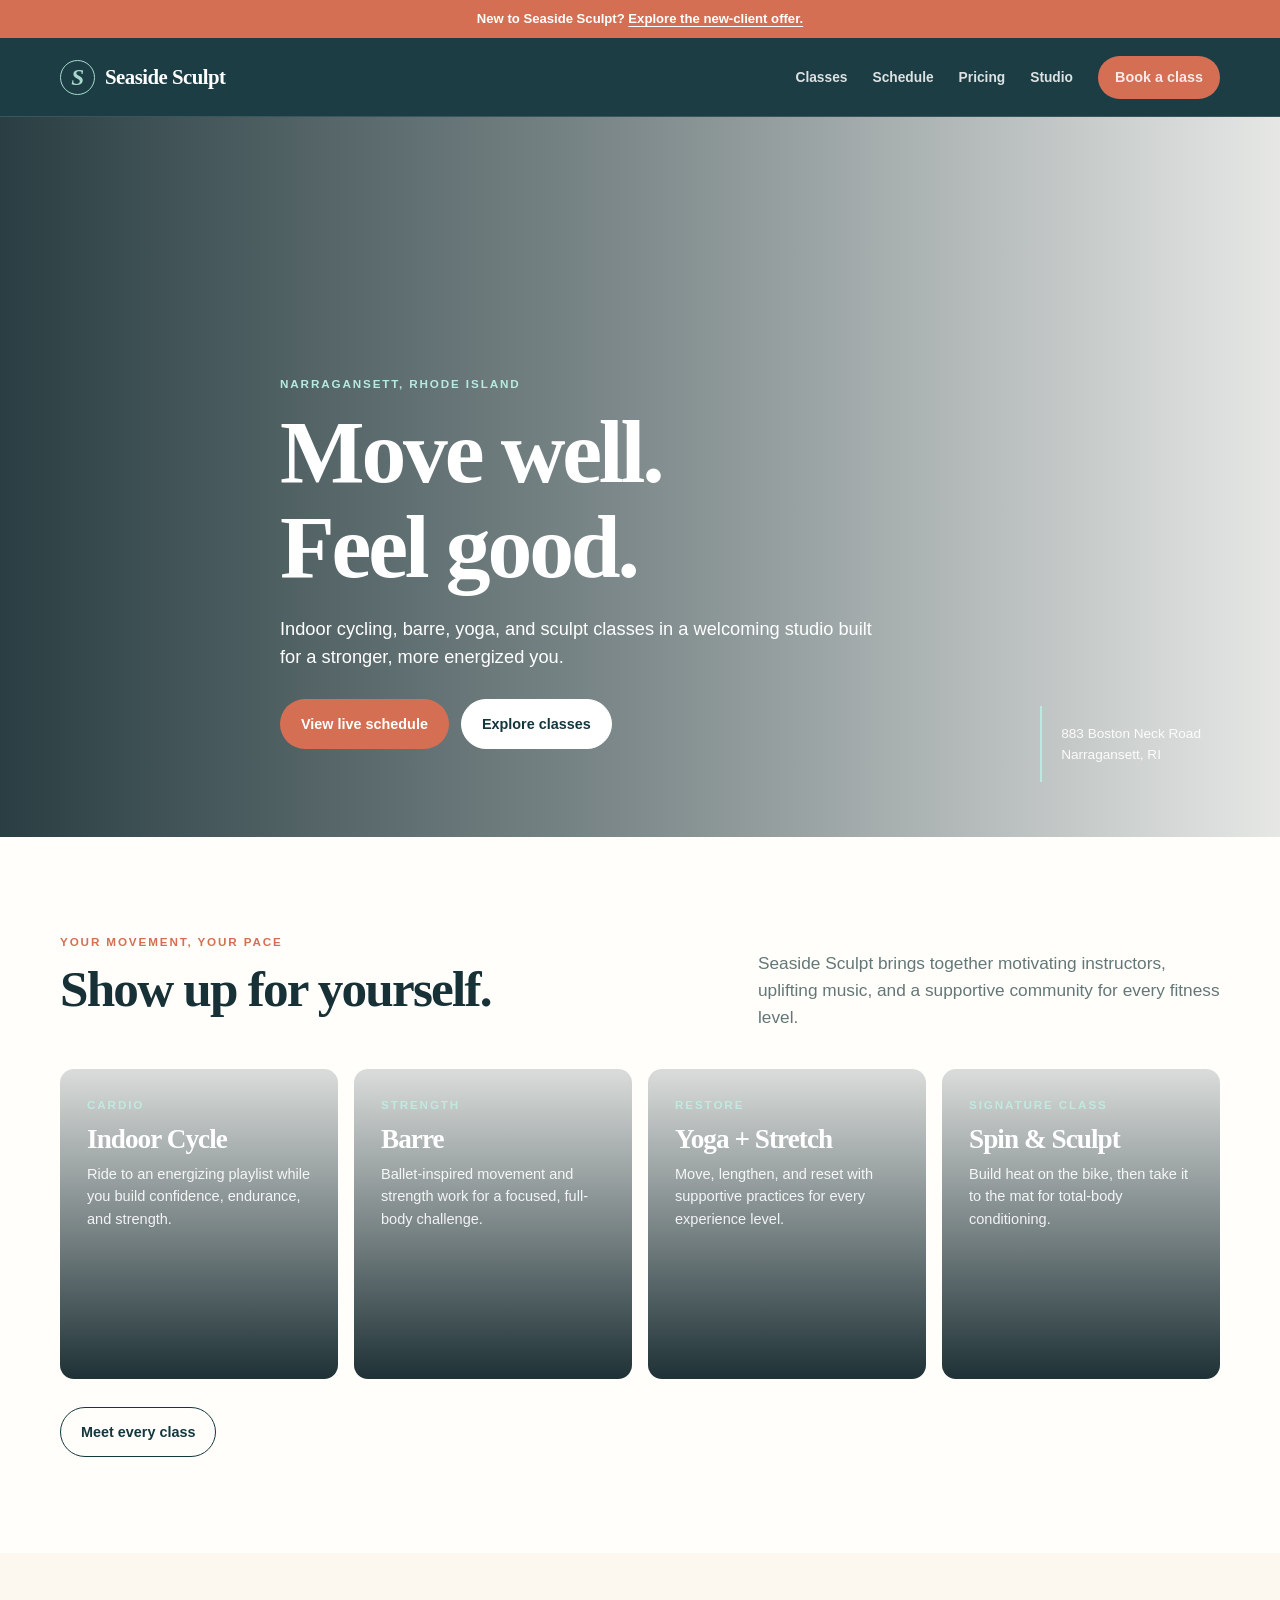
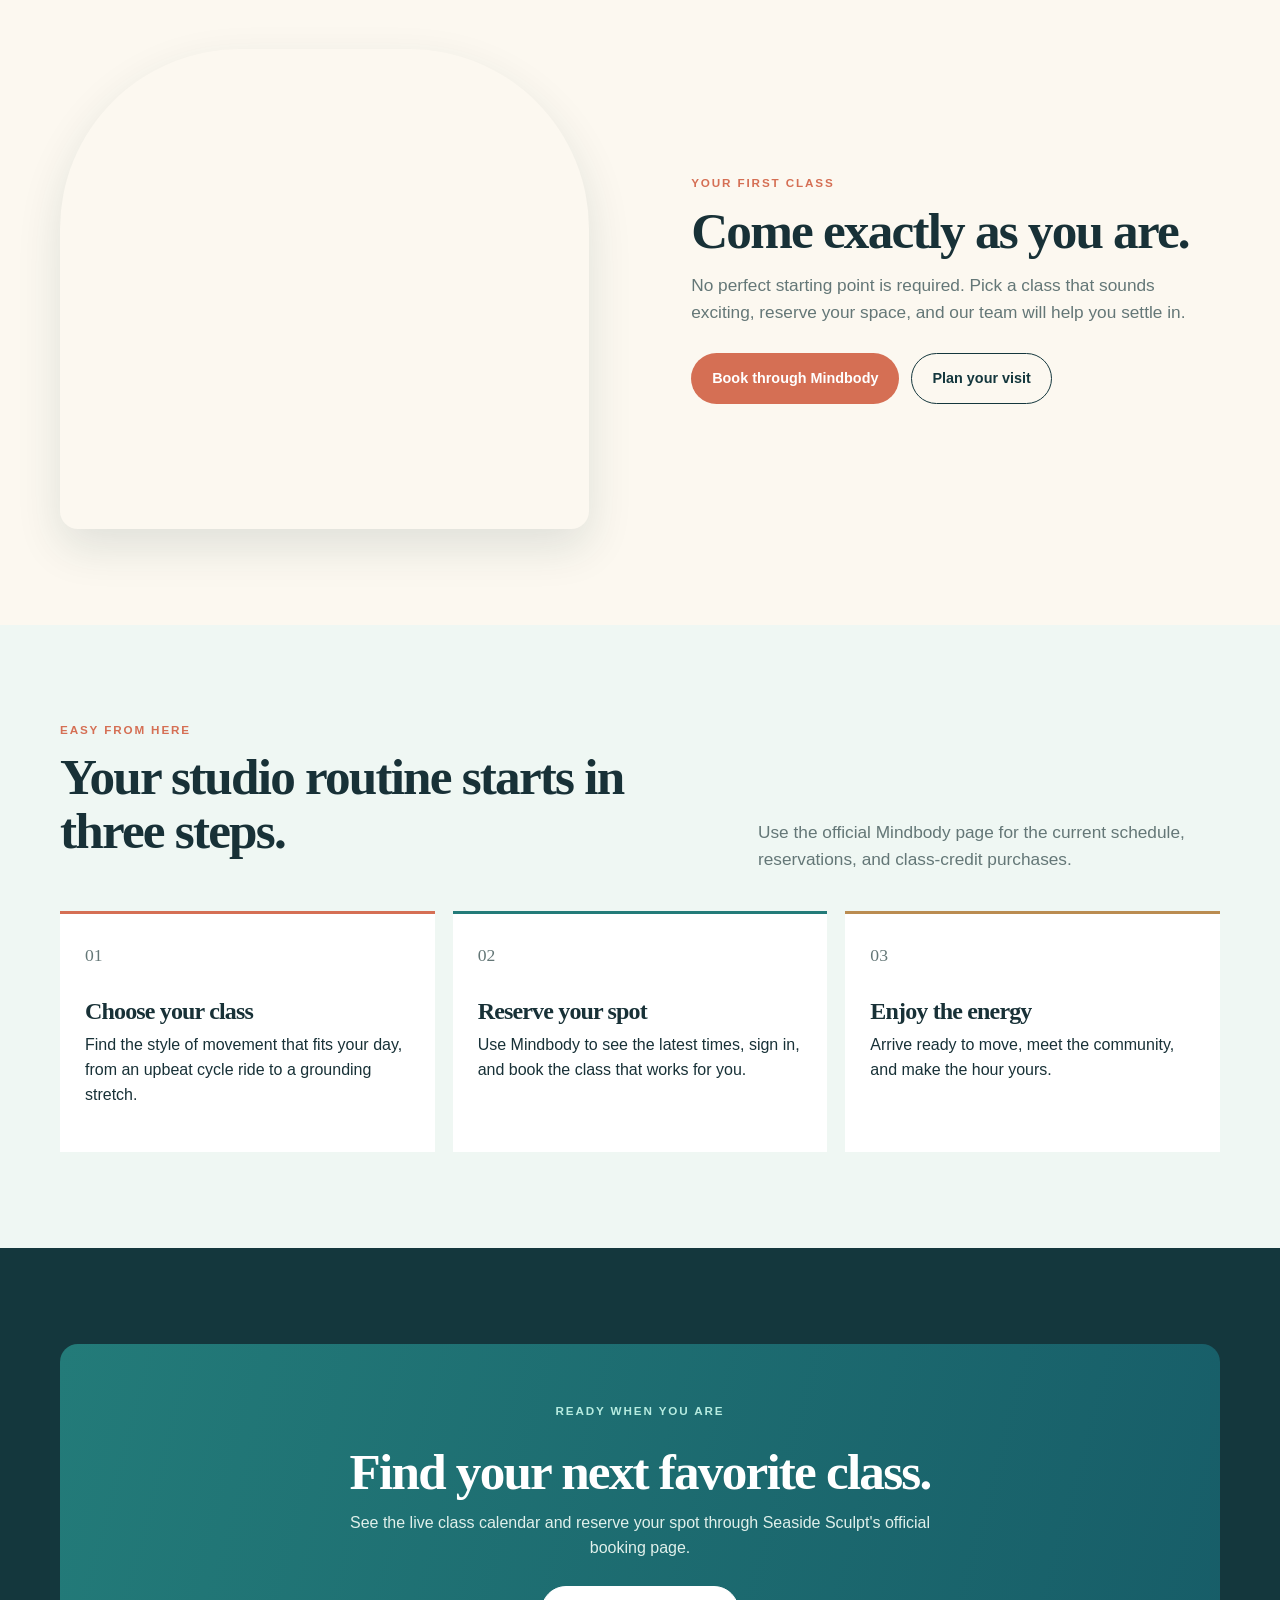
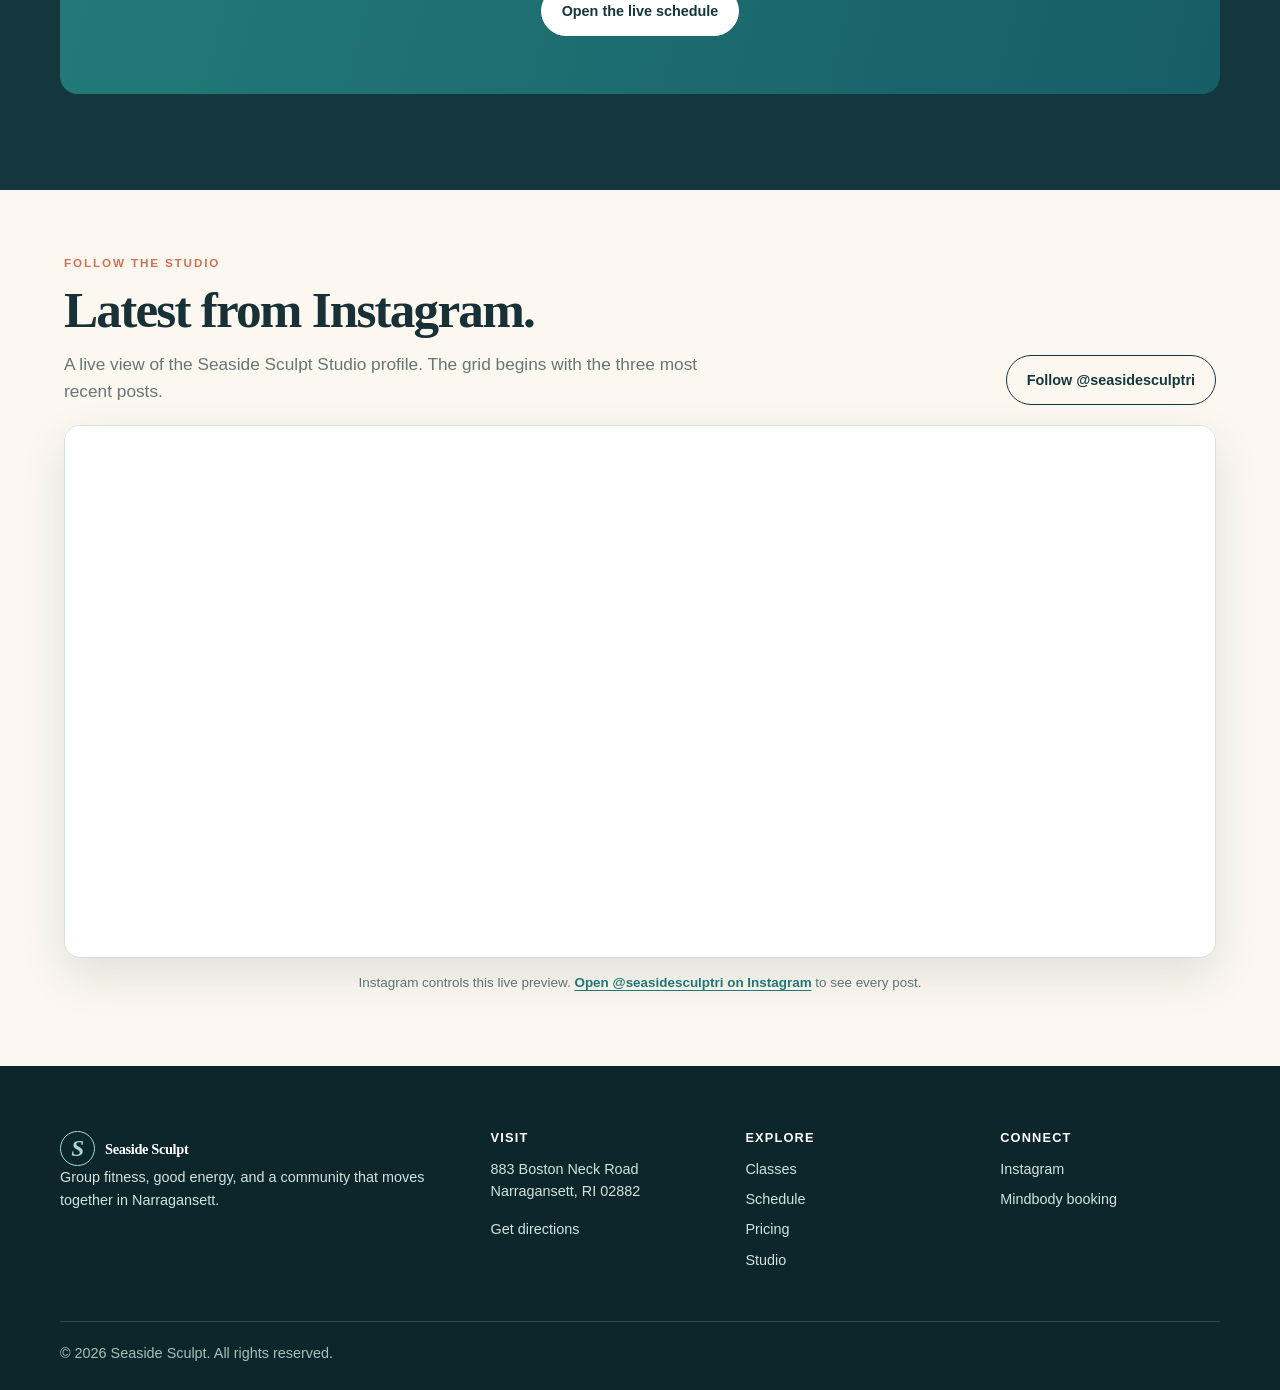
<file: index.html>
<!doctype html>
<html lang="en">
<head>
  <meta charset="utf-8">
  <meta name="viewport" content="width=device-width, initial-scale=1">
  <meta name="description" content="Seaside Sculpt is a group fitness studio in Narragansett, Rhode Island offering indoor cycling, barre, yoga, stretch, and Spin & Sculpt classes.">
  <title>Seaside Sculpt | Group Fitness in Narragansett, RI</title>
  <link rel="stylesheet" href="styles.css">
</head>
<body>
  <a class="skip-link" href="#main-content">Skip to content</a>
  <div class="announcement">New to Seaside Sculpt? <a href="pricing/">Explore the new-client offer.</a></div>
  <header class="site-header">
    <nav class="nav container" aria-label="Primary navigation">
      <a class="brand" href="./" aria-label="Seaside Sculpt home"><span class="brand-mark" aria-hidden="true">S</span>Seaside Sculpt</a>
      <button class="menu-toggle" type="button" aria-label="Open navigation" aria-expanded="false">☰</button>
      <div class="nav-links">
        <a href="classes/">Classes</a>
        <a href="schedule/">Schedule</a>
        <a href="pricing/">Pricing</a>
        <a href="visit/">Studio</a>
        <a class="nav-button" href="https://www.mindbodyonline.com/explore/locations/seaside-sculpt" target="_blank" rel="noopener noreferrer">Book a class</a>
      </div>
    </nav>
  </header>
  <main id="main-content">
    <section class="hero">
      <div class="container hero-copy">
        <p class="eyebrow">Narragansett, Rhode Island</p>
        <h1>Move well.<br>Feel good.</h1>
        <p>Indoor cycling, barre, yoga, and sculpt classes in a welcoming studio built for a stronger, more energized you.</p>
        <div class="hero-actions">
          <a class="button" href="https://www.mindbodyonline.com/explore/locations/seaside-sculpt" target="_blank" rel="noopener noreferrer">View live schedule</a>
          <a class="button light" href="classes/">Explore classes</a>
        </div>
      </div>
      <p class="hero-aside">883 Boston Neck Road<br>Narragansett, RI</p>
    </section>

    <section class="section">
      <div class="container section-heading">
        <div><p class="eyebrow">Your movement, your pace</p><h2>Show up for yourself.</h2></div>
        <p class="lede">Seaside Sculpt brings together motivating instructors, uplifting music, and a supportive community for every fitness level.</p>
      </div>
      <div class="container class-grid">
        <article class="class-card"><p class="eyebrow">Cardio</p><h3>Indoor Cycle</h3><p>Ride to an energizing playlist while you build confidence, endurance, and strength.</p></article>
        <article class="class-card"><p class="eyebrow">Strength</p><h3>Barre</h3><p>Ballet-inspired movement and strength work for a focused, full-body challenge.</p></article>
        <article class="class-card"><p class="eyebrow">Restore</p><h3>Yoga + Stretch</h3><p>Move, lengthen, and reset with supportive practices for every experience level.</p></article>
        <article class="class-card"><p class="eyebrow">Signature class</p><h3>Spin &amp; Sculpt</h3><p>Build heat on the bike, then take it to the mat for total-body conditioning.</p></article>
      </div>
      <div class="container button-row"><a class="button secondary" href="classes/">Meet every class</a></div>
    </section>

    <section class="section section-sand">
      <div class="container split">
        <div class="image-panel" role="img" aria-label="People moving together in a fitness studio"></div>
        <div>
          <p class="eyebrow">Your first class</p>
          <h2>Come exactly as you are.</h2>
          <p class="lede">No perfect starting point is required. Pick a class that sounds exciting, reserve your space, and our team will help you settle in.</p>
          <div class="button-row">
            <a class="button" href="https://www.mindbodyonline.com/explore/locations/seaside-sculpt" target="_blank" rel="noopener noreferrer">Book through Mindbody</a>
            <a class="button secondary" href="visit/">Plan your visit</a>
          </div>
        </div>
      </div>
    </section>

    <section class="section section-mist">
      <div class="container section-heading">
        <div><p class="eyebrow">Easy from here</p><h2>Your studio routine starts in three steps.</h2></div>
        <p class="lede">Use the official Mindbody page for the current schedule, reservations, and class-credit purchases.</p>
      </div>
      <div class="container visit-grid">
        <article class="visit-step"><span class="step-number">01</span><h3>Choose your class</h3><p>Find the style of movement that fits your day, from an upbeat cycle ride to a grounding stretch.</p></article>
        <article class="visit-step"><span class="step-number">02</span><h3>Reserve your spot</h3><p>Use Mindbody to see the latest times, sign in, and book the class that works for you.</p></article>
        <article class="visit-step"><span class="step-number">03</span><h3>Enjoy the energy</h3><p>Arrive ready to move, meet the community, and make the hour yours.</p></article>
      </div>
    </section>

    <section class="section section-dark">
      <div class="container callout">
        <p class="eyebrow">Ready when you are</p>
        <h2>Find your next favorite class.</h2>
        <p>See the live class calendar and reserve your spot through Seaside Sculpt's official booking page.</p>
        <a class="button light" href="https://www.mindbodyonline.com/explore/locations/seaside-sculpt" target="_blank" rel="noopener noreferrer">Open the live schedule</a>
      </div>
    </section>
    <section class="instagram-section" aria-labelledby="instagram-heading">
      <div class="container">
        <div class="instagram-header">
          <div>
            <p class="eyebrow">Follow the studio</p>
            <h2 id="instagram-heading">Latest from Instagram.</h2>
            <p class="lede">A live view of the Seaside Sculpt Studio profile. The grid begins with the three most recent posts.</p>
          </div>
          <a class="button secondary" href="https://www.instagram.com/seasidesculptri/" target="_blank" rel="noopener noreferrer">Follow @seasidesculptri</a>
        </div>
        <div class="instagram-preview">
          <iframe
            src="https://www.instagram.com/seasidesculptri/embed/"
            title="The three most recent posts from Seaside Sculpt Studio on Instagram"
            loading="lazy"
            referrerpolicy="strict-origin-when-cross-origin"></iframe>
        </div>
        <p class="instagram-note">Instagram controls this live preview. <a href="https://www.instagram.com/seasidesculptri/" target="_blank" rel="noopener noreferrer">Open @seasidesculptri on Instagram</a> to see every post.</p>
      </div>
    </section>
  </main>
  <footer class="site-footer">
    <div class="container footer-grid">
      <div><a class="brand" href="./"><span class="brand-mark" aria-hidden="true">S</span>Seaside Sculpt</a><p>Group fitness, good energy, and a community that moves together in Narragansett.</p></div>
      <div><h3>Visit</h3><p>883 Boston Neck Road<br>Narragansett, RI 02882</p><a href="https://www.google.com/maps/search/?api=1&amp;query=883+Boston+Neck+Road,+Narragansett,+RI+02882" target="_blank" rel="noopener noreferrer">Get directions</a></div>
      <div><h3>Explore</h3><div class="footer-links"><a href="classes/">Classes</a><a href="schedule/">Schedule</a><a href="pricing/">Pricing</a><a href="visit/">Studio</a></div></div>
      <div><h3>Connect</h3><div class="footer-links"><a href="https://www.instagram.com/seasidesculptri/" target="_blank" rel="noopener noreferrer">Instagram</a><a href="https://www.mindbodyonline.com/explore/locations/seaside-sculpt" target="_blank" rel="noopener noreferrer">Mindbody booking</a></div></div>
    </div>
    <div class="container"><p class="copyright">© <span id="year">2026</span> Seaside Sculpt. All rights reserved.</p></div>
  </footer>
  <script src="app.js"></script>
</body>
</html>
</file>
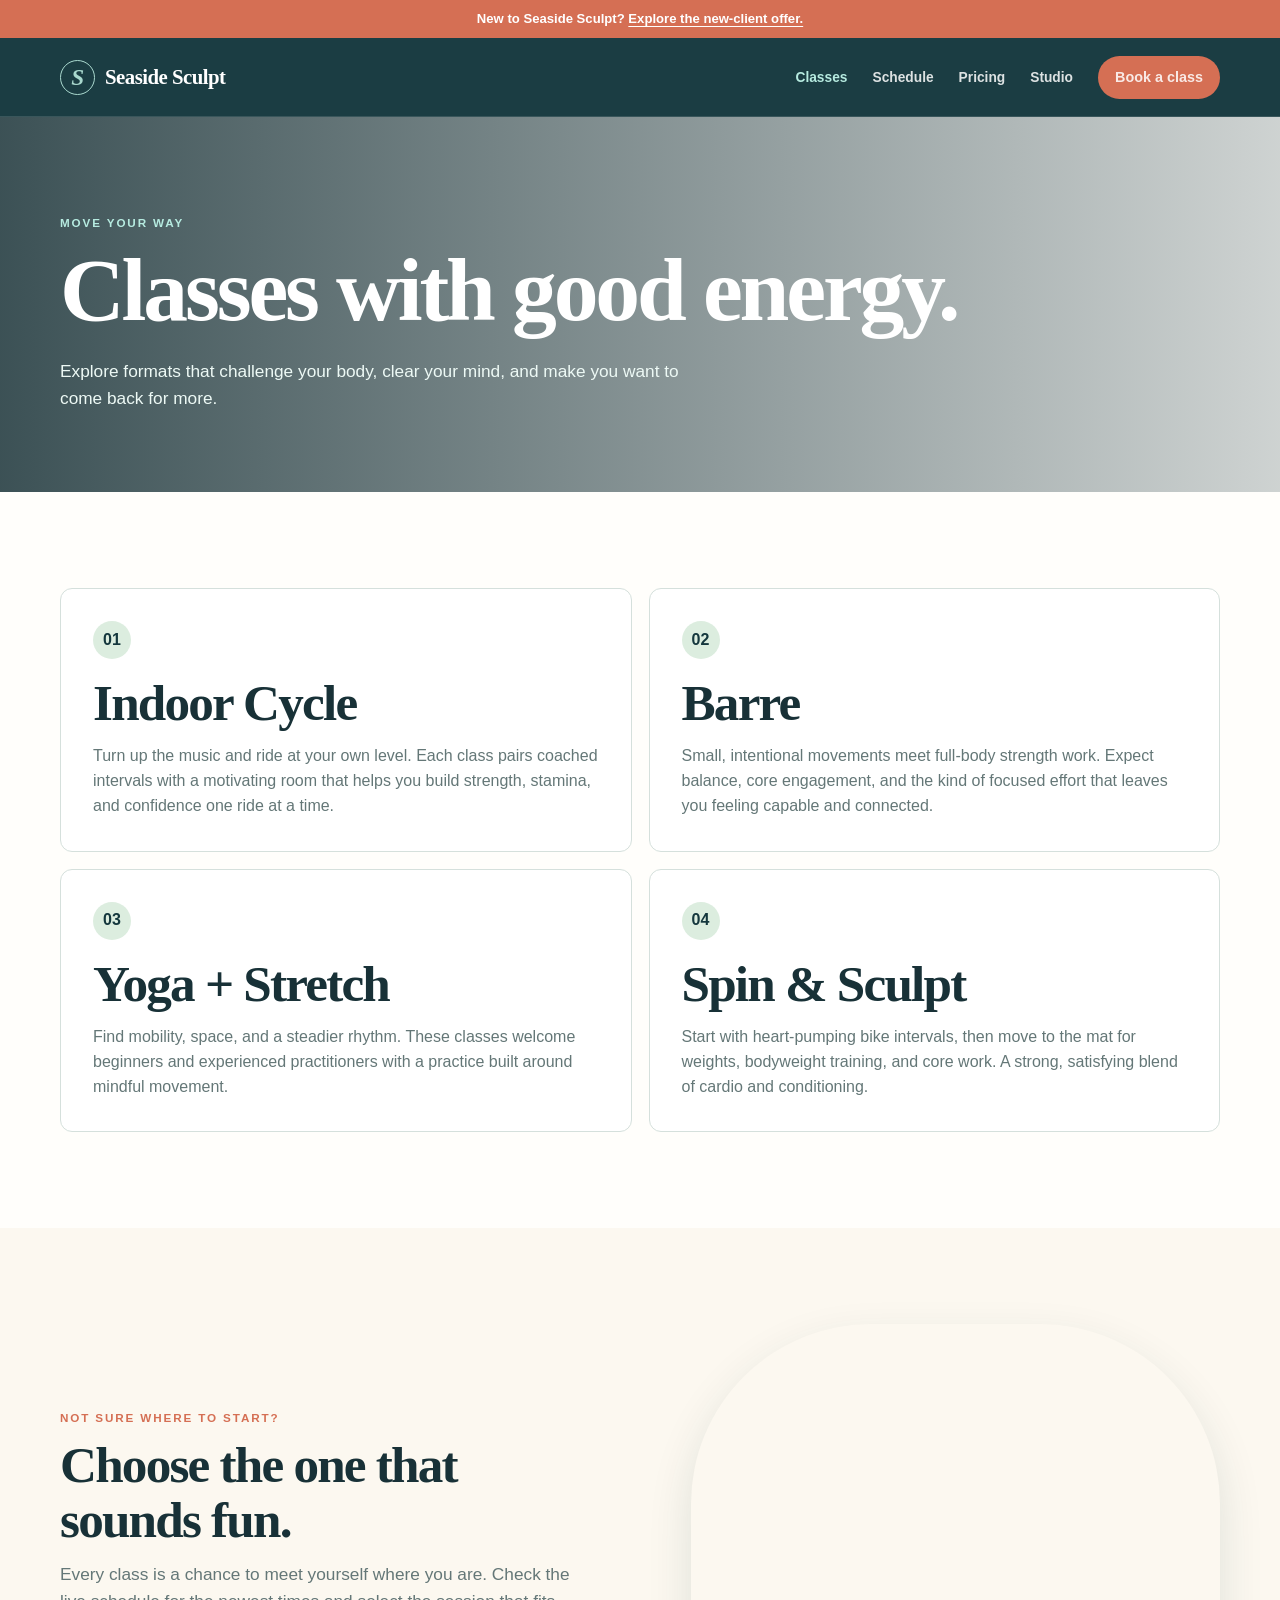
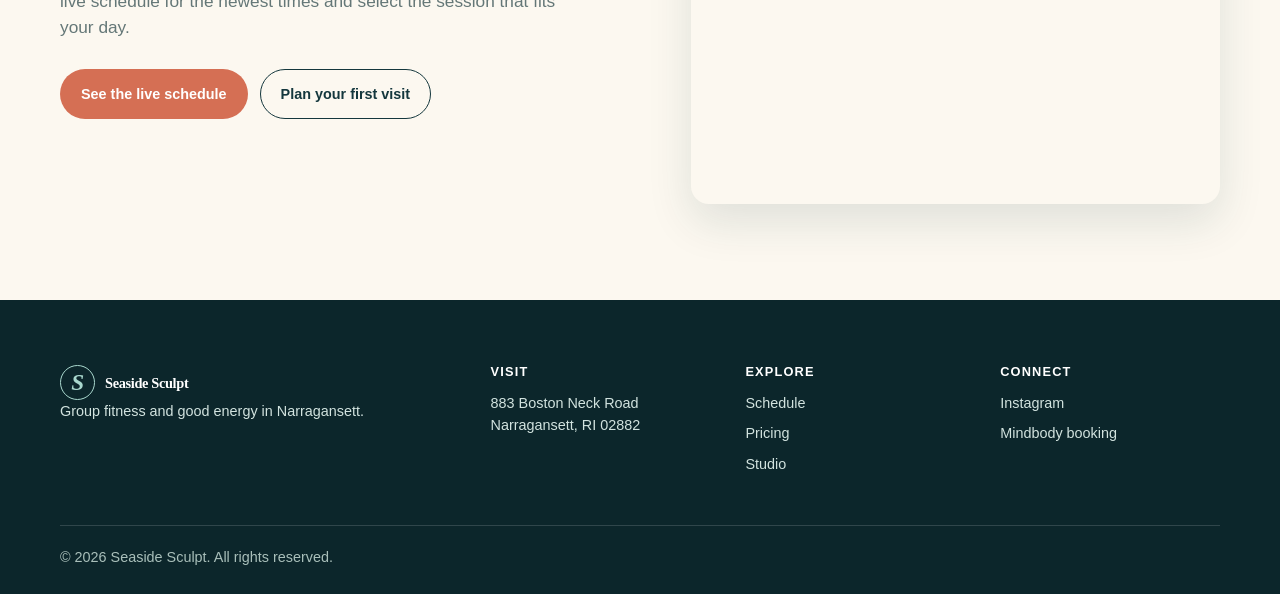
<file: classes/index.html>
<!doctype html>
<html lang="en">
<head>
  <meta charset="utf-8">
  <meta name="viewport" content="width=device-width, initial-scale=1">
  <meta name="description" content="Explore indoor cycle, barre, yoga and stretch, and Spin & Sculpt classes at Seaside Sculpt in Narragansett.">
  <title>Classes | Seaside Sculpt</title>
  <link rel="stylesheet" href="../styles.css">
</head>
<body>
  <a class="skip-link" href="#main-content">Skip to content</a>
  <div class="announcement">New to Seaside Sculpt? <a href="../pricing/">Explore the new-client offer.</a></div>
  <header class="site-header">
    <nav class="nav container" aria-label="Primary navigation">
      <a class="brand" href="../" aria-label="Seaside Sculpt home"><span class="brand-mark" aria-hidden="true">S</span>Seaside Sculpt</a>
      <button class="menu-toggle" type="button" aria-label="Open navigation" aria-expanded="false">☰</button>
      <div class="nav-links"><a aria-current="page" href="./">Classes</a><a href="../schedule/">Schedule</a><a href="../pricing/">Pricing</a><a href="../visit/">Studio</a><a class="nav-button" href="https://www.mindbodyonline.com/explore/locations/seaside-sculpt" target="_blank" rel="noopener noreferrer">Book a class</a></div>
    </nav>
  </header>
  <main id="main-content">
    <section class="page-hero page-hero--classes"><div class="container"><p class="eyebrow">Move your way</p><h1>Classes with good energy.</h1><p class="lede">Explore formats that challenge your body, clear your mind, and make you want to come back for more.</p></div></section>
    <section class="section"><div class="container feature-list">
      <article class="feature-card"><span class="icon" aria-hidden="true">01</span><h2>Indoor Cycle</h2><p>Turn up the music and ride at your own level. Each class pairs coached intervals with a motivating room that helps you build strength, stamina, and confidence one ride at a time.</p></article>
      <article class="feature-card"><span class="icon" aria-hidden="true">02</span><h2>Barre</h2><p>Small, intentional movements meet full-body strength work. Expect balance, core engagement, and the kind of focused effort that leaves you feeling capable and connected.</p></article>
      <article class="feature-card"><span class="icon" aria-hidden="true">03</span><h2>Yoga + Stretch</h2><p>Find mobility, space, and a steadier rhythm. These classes welcome beginners and experienced practitioners with a practice built around mindful movement.</p></article>
      <article class="feature-card"><span class="icon" aria-hidden="true">04</span><h2>Spin &amp; Sculpt</h2><p>Start with heart-pumping bike intervals, then move to the mat for weights, bodyweight training, and core work. A strong, satisfying blend of cardio and conditioning.</p></article>
    </div></section>
    <section class="section section-sand"><div class="container split"><div><p class="eyebrow">Not sure where to start?</p><h2>Choose the one that sounds fun.</h2><p class="lede">Every class is a chance to meet yourself where you are. Check the live schedule for the newest times and select the session that fits your day.</p><div class="button-row"><a class="button" href="https://www.mindbodyonline.com/explore/locations/seaside-sculpt" target="_blank" rel="noopener noreferrer">See the live schedule</a><a class="button secondary" href="../visit/">Plan your first visit</a></div></div><div class="image-panel studio" role="img" aria-label="A welcoming studio ready for group fitness"></div></div></section>
  </main>
  <footer class="site-footer"><div class="container footer-grid"><div><a class="brand" href="../"><span class="brand-mark" aria-hidden="true">S</span>Seaside Sculpt</a><p>Group fitness and good energy in Narragansett.</p></div><div><h3>Visit</h3><p>883 Boston Neck Road<br>Narragansett, RI 02882</p></div><div><h3>Explore</h3><div class="footer-links"><a href="../schedule/">Schedule</a><a href="../pricing/">Pricing</a><a href="../visit/">Studio</a></div></div><div><h3>Connect</h3><div class="footer-links"><a href="https://www.instagram.com/seasidesculptri/" target="_blank" rel="noopener noreferrer">Instagram</a><a href="https://www.mindbodyonline.com/explore/locations/seaside-sculpt" target="_blank" rel="noopener noreferrer">Mindbody booking</a></div></div></div><div class="container"><p class="copyright">© 2026 Seaside Sculpt. All rights reserved.</p></div></footer>
  <script src="../app.js"></script>
</body>
</html>
</file>
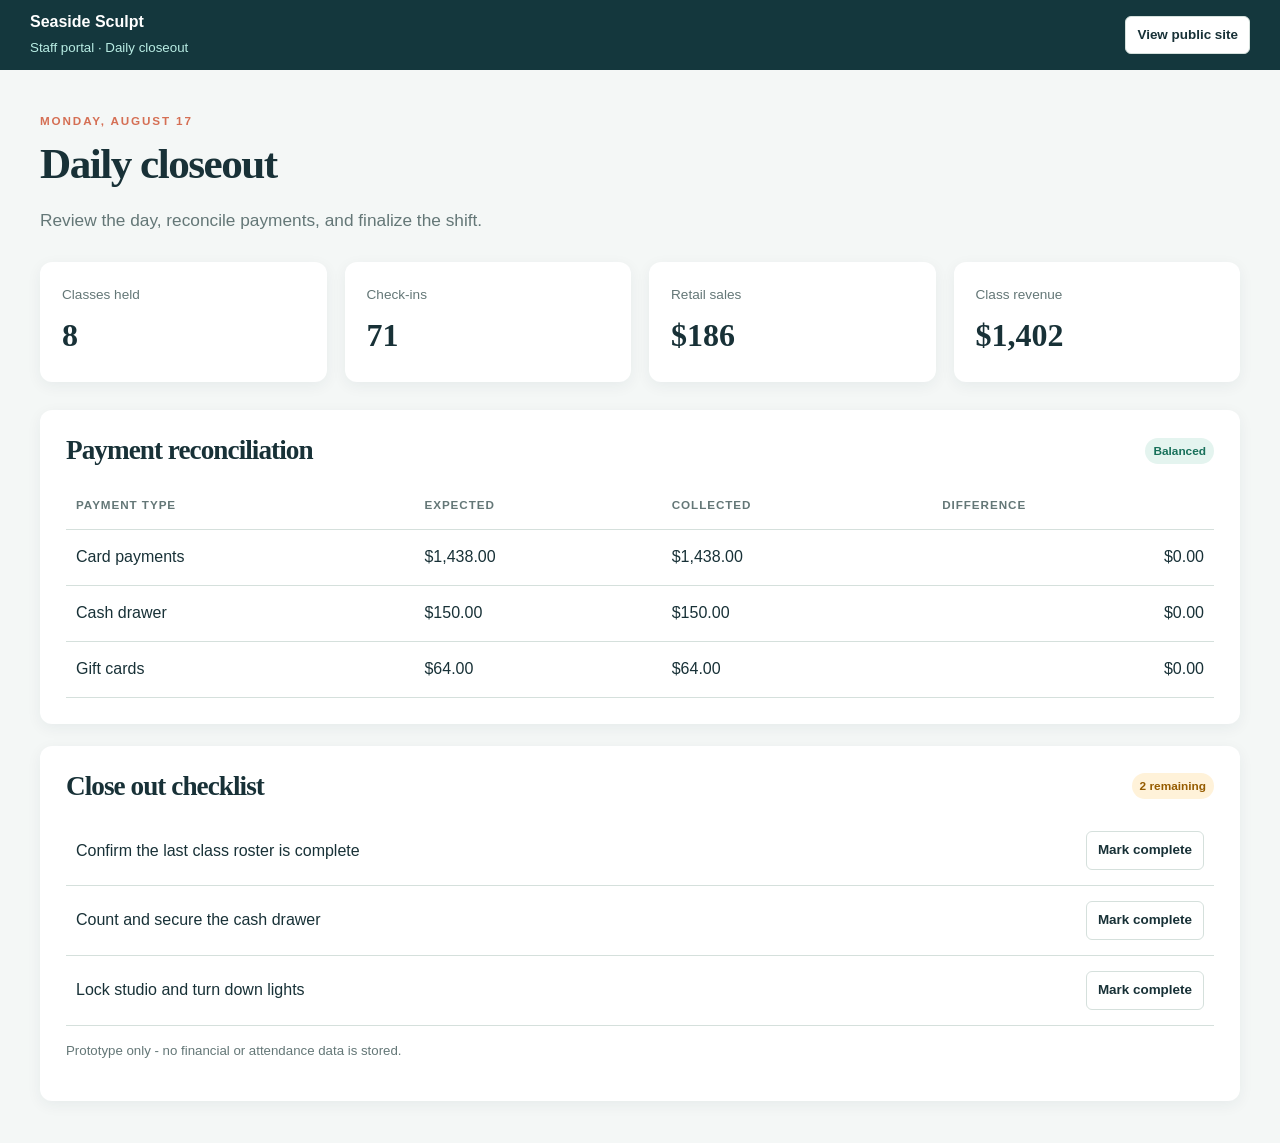
<file: closeout/index.html>
<!doctype html><html lang="en"><head><meta charset="utf-8"><meta name="viewport" content="width=device-width, initial-scale=1"><meta name="robots" content="noindex"><title>Daily Closeout | Seaside Sculpt</title><link rel="stylesheet" href="../styles.css"></head>
<body class="staff-shell"><header class="staff-header"><div><strong>Seaside Sculpt</strong><br><small>Staff portal · Daily closeout</small></div><a class="staff-button" href="../index.html">View public site</a></header><main class="staff-main"><p class="eyebrow">Monday, August 17</p><h1>Daily closeout</h1><p class="lede">Review the day, reconcile payments, and finalize the shift.</p><section class="metrics"><div class="metric"><p>Classes held</p><strong>8</strong></div><div class="metric"><p>Check-ins</p><strong>71</strong></div><div class="metric"><p>Retail sales</p><strong>$186</strong></div><div class="metric"><p>Class revenue</p><strong>$1,402</strong></div></section><section class="panel"><div class="panel-header"><h2>Payment reconciliation</h2><span class="status">Balanced</span></div><table class="staff-table"><thead><tr><th>Payment type</th><th>Expected</th><th>Collected</th><th>Difference</th></tr></thead><tbody><tr><td>Card payments</td><td>$1,438.00</td><td>$1,438.00</td><td>$0.00</td></tr><tr><td>Cash drawer</td><td>$150.00</td><td>$150.00</td><td>$0.00</td></tr><tr><td>Gift cards</td><td>$64.00</td><td>$64.00</td><td>$0.00</td></tr></tbody></table></section><section class="panel"><div class="panel-header"><h2>Close out checklist</h2><span class="status pending">2 remaining</span></div><table class="staff-table"><tbody><tr><td>Confirm the last class roster is complete</td><td><button class="staff-button" data-staff-action="Roster confirmation">Mark complete</button></td></tr><tr><td>Count and secure the cash drawer</td><td><button class="staff-button" data-staff-action="Cash drawer closeout">Mark complete</button></td></tr><tr><td>Lock studio and turn down lights</td><td><button class="staff-button" data-staff-action="Studio close">Mark complete</button></td></tr></tbody></table><p class="staff-note">Prototype only - no financial or attendance data is stored.</p></section></main><div class="toast" role="status"></div><script src="../app.js"></script></body></html>
</file>
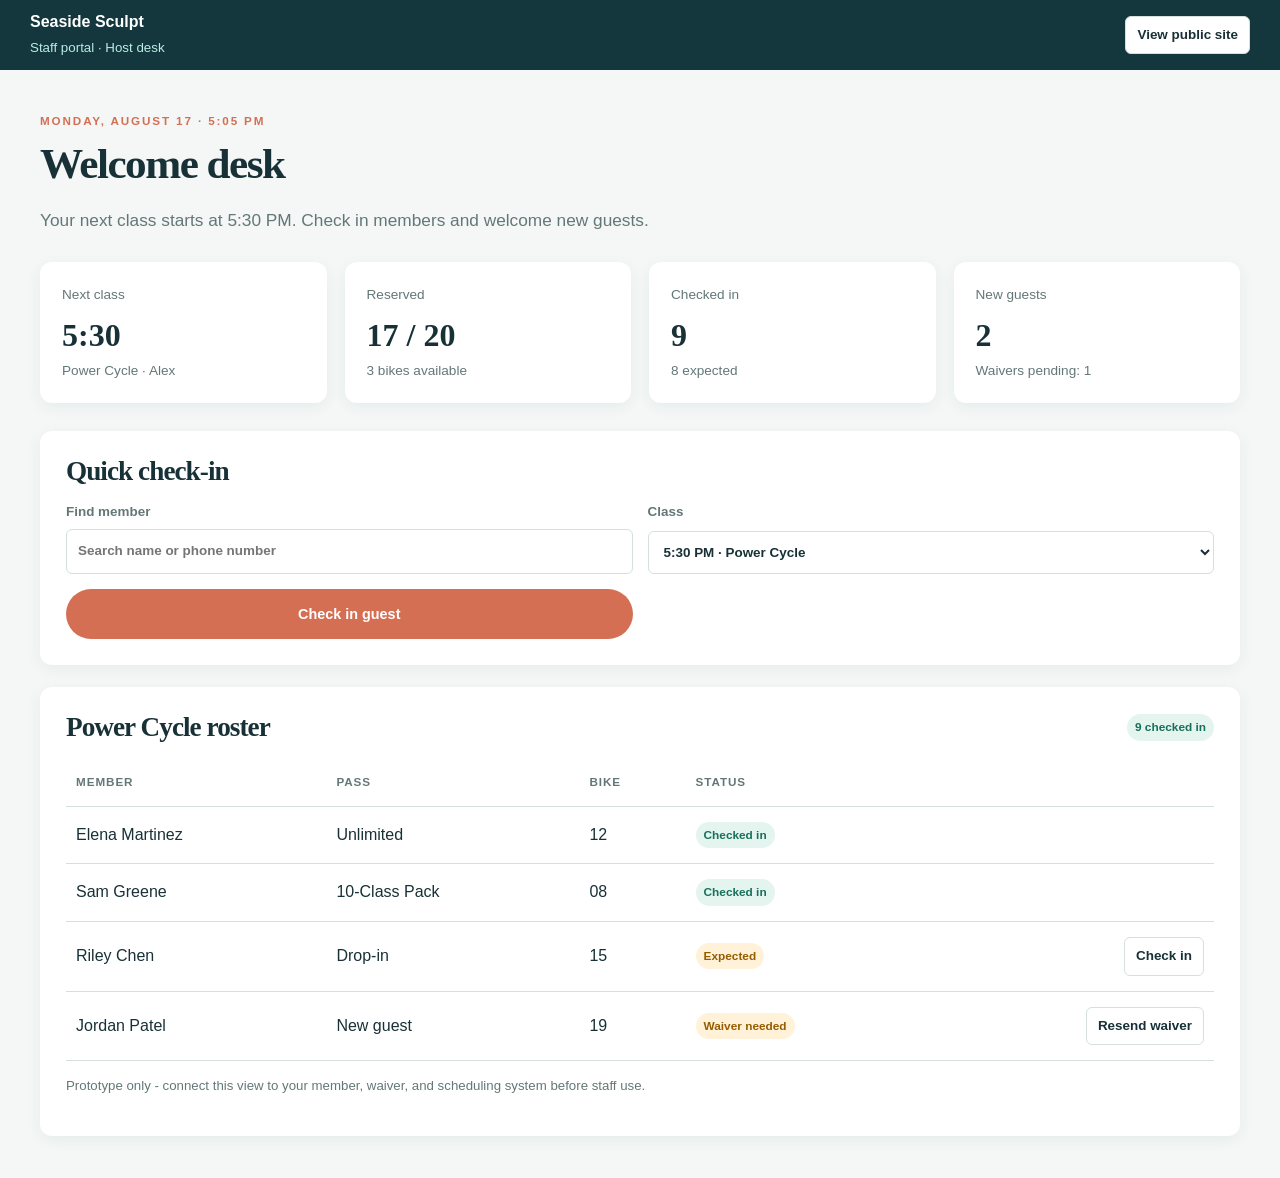
<file: host/index.html>
<!doctype html><html lang="en"><head><meta charset="utf-8"><meta name="viewport" content="width=device-width, initial-scale=1"><meta name="robots" content="noindex"><title>Host Desk | Seaside Sculpt</title><link rel="stylesheet" href="../styles.css"></head>
<body class="staff-shell"><header class="staff-header"><div><strong>Seaside Sculpt</strong><br><small>Staff portal · Host desk</small></div><a class="staff-button" href="../index.html">View public site</a></header><main class="staff-main"><p class="eyebrow">Monday, August 17 · 5:05 PM</p><h1>Welcome desk</h1><p class="lede">Your next class starts at 5:30 PM. Check in members and welcome new guests.</p><section class="metrics"><div class="metric"><p>Next class</p><strong>5:30</strong><p>Power Cycle · Alex</p></div><div class="metric"><p>Reserved</p><strong>17 / 20</strong><p>3 bikes available</p></div><div class="metric"><p>Checked in</p><strong>9</strong><p>8 expected</p></div><div class="metric"><p>New guests</p><strong>2</strong><p>Waivers pending: 1</p></div></section><section class="panel"><div class="panel-header"><h2>Quick check-in</h2></div><form class="form-grid" onsubmit="event.preventDefault(); document.querySelector('.toast').textContent='Guest check-in recorded in this prototype.'; document.querySelector('.toast').classList.add('visible');"><label>Find member<input placeholder="Search name or phone number"></label><label>Class<select><option>5:30 PM · Power Cycle</option><option>6:30 PM · Barre + Core</option></select></label><button class="button" type="submit">Check in guest</button></form></section><section class="panel"><div class="panel-header"><h2>Power Cycle roster</h2><span class="status">9 checked in</span></div><table class="staff-table"><thead><tr><th>Member</th><th>Pass</th><th>Bike</th><th>Status</th><th></th></tr></thead><tbody><tr><td>Elena Martinez</td><td>Unlimited</td><td>12</td><td><span class="status">Checked in</span></td><td></td></tr><tr><td>Sam Greene</td><td>10-Class Pack</td><td>08</td><td><span class="status">Checked in</span></td><td></td></tr><tr><td>Riley Chen</td><td>Drop-in</td><td>15</td><td><span class="status pending">Expected</span></td><td><button class="staff-button" data-staff-action="Riley Chen check-in">Check in</button></td></tr><tr><td>Jordan Patel</td><td>New guest</td><td>19</td><td><span class="status pending">Waiver needed</span></td><td><button class="staff-button" data-staff-action="Waiver resend">Resend waiver</button></td></tr></tbody></table><p class="staff-note">Prototype only - connect this view to your member, waiver, and scheduling system before staff use.</p></section></main><div class="toast" role="status"></div><script src="../app.js"></script></body></html>
</file>
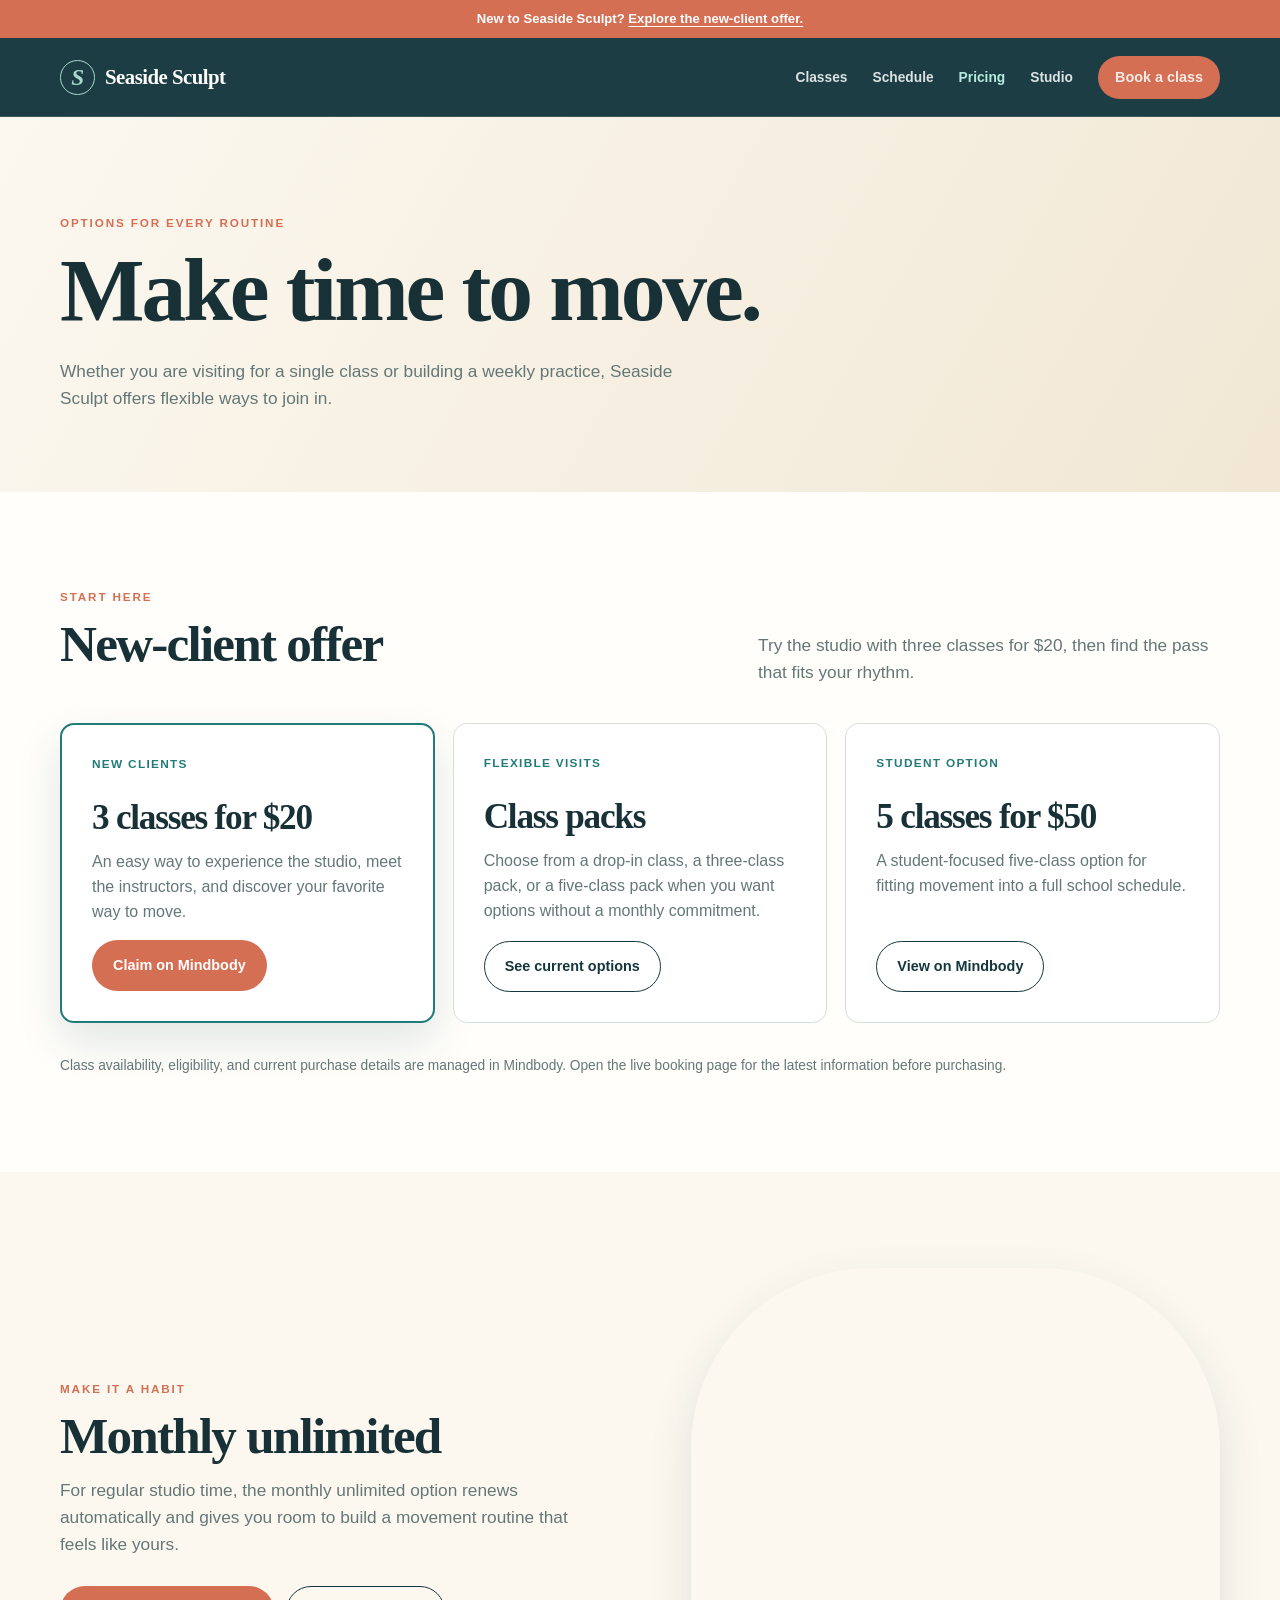
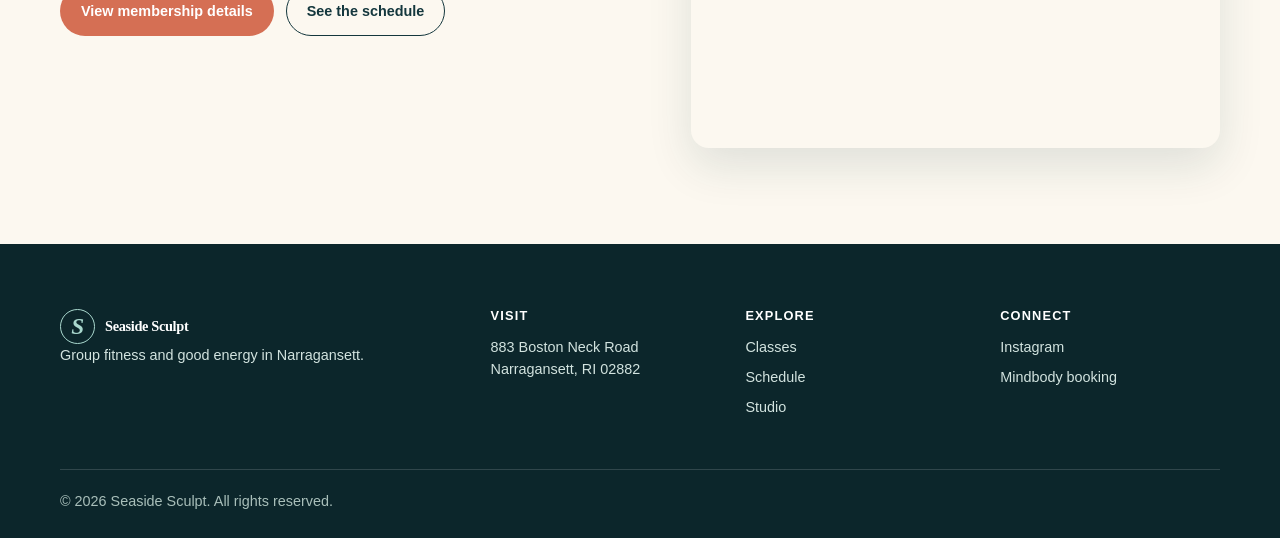
<file: pricing/index.html>
<!doctype html>
<html lang="en">
<head>
  <meta charset="utf-8">
  <meta name="viewport" content="width=device-width, initial-scale=1">
  <meta name="description" content="Explore Seaside Sculpt's new-client offer, class packs, student option, and monthly unlimited membership.">
  <title>Pricing + Passes | Seaside Sculpt</title>
  <link rel="stylesheet" href="../styles.css">
</head>
<body>
  <a class="skip-link" href="#main-content">Skip to content</a>
  <div class="announcement">New to Seaside Sculpt? <a href="#new-client-offer">Explore the new-client offer.</a></div>
  <header class="site-header">
    <nav class="nav container" aria-label="Primary navigation">
      <a class="brand" href="../" aria-label="Seaside Sculpt home"><span class="brand-mark" aria-hidden="true">S</span>Seaside Sculpt</a>
      <button class="menu-toggle" type="button" aria-label="Open navigation" aria-expanded="false">☰</button>
      <div class="nav-links"><a href="../classes/">Classes</a><a href="../schedule/">Schedule</a><a aria-current="page" href="./">Pricing</a><a href="../visit/">Studio</a><a class="nav-button" href="https://www.mindbodyonline.com/explore/locations/seaside-sculpt" target="_blank" rel="noopener noreferrer">Book a class</a></div>
    </nav>
  </header>
  <main id="main-content">
    <section class="page-hero page-hero--pricing"><div class="container"><p class="eyebrow">Options for every routine</p><h1>Make time to move.</h1><p class="lede">Whether you are visiting for a single class or building a weekly practice, Seaside Sculpt offers flexible ways to join in.</p></div></section>
    <section id="new-client-offer" class="section"><div class="container section-heading"><div><p class="eyebrow">Start here</p><h2>New-client offer</h2></div><p class="lede">Try the studio with three classes for $20, then find the pass that fits your rhythm.</p></div><div class="container offer-grid"><article class="offer-card featured"><span class="offer-label">New clients</span><h2>3 classes for $20</h2><p>An easy way to experience the studio, meet the instructors, and discover your favorite way to move.</p><a class="button" href="https://www.mindbodyonline.com/explore/locations/seaside-sculpt" target="_blank" rel="noopener noreferrer">Claim on Mindbody</a></article><article class="offer-card"><span class="offer-label">Flexible visits</span><h2>Class packs</h2><p>Choose from a drop-in class, a three-class pack, or a five-class pack when you want options without a monthly commitment.</p><a class="button secondary" href="https://www.mindbodyonline.com/explore/locations/seaside-sculpt" target="_blank" rel="noopener noreferrer">See current options</a></article><article class="offer-card"><span class="offer-label">Student option</span><h2>5 classes for $50</h2><p>A student-focused five-class option for fitting movement into a full school schedule.</p><a class="button secondary" href="https://www.mindbodyonline.com/explore/locations/seaside-sculpt" target="_blank" rel="noopener noreferrer">View on Mindbody</a></article></div><p class="container fine-print">Class availability, eligibility, and current purchase details are managed in Mindbody. Open the live booking page for the latest information before purchasing.</p></section>
    <section class="section section-sand"><div class="container split"><div><p class="eyebrow">Make it a habit</p><h2>Monthly unlimited</h2><p class="lede">For regular studio time, the monthly unlimited option renews automatically and gives you room to build a movement routine that feels like yours.</p><div class="button-row"><a class="button" href="https://www.mindbodyonline.com/explore/locations/seaside-sculpt" target="_blank" rel="noopener noreferrer">View membership details</a><a class="button secondary" href="../schedule/">See the schedule</a></div></div><div class="image-panel studio" role="img" aria-label="Fitness equipment in a studio"></div></div></section>
  </main>
  <footer class="site-footer"><div class="container footer-grid"><div><a class="brand" href="../"><span class="brand-mark" aria-hidden="true">S</span>Seaside Sculpt</a><p>Group fitness and good energy in Narragansett.</p></div><div><h3>Visit</h3><p>883 Boston Neck Road<br>Narragansett, RI 02882</p></div><div><h3>Explore</h3><div class="footer-links"><a href="../classes/">Classes</a><a href="../schedule/">Schedule</a><a href="../visit/">Studio</a></div></div><div><h3>Connect</h3><div class="footer-links"><a href="https://www.instagram.com/seasidesculptri/" target="_blank" rel="noopener noreferrer">Instagram</a><a href="https://www.mindbodyonline.com/explore/locations/seaside-sculpt" target="_blank" rel="noopener noreferrer">Mindbody booking</a></div></div></div><div class="container"><p class="copyright">© 2026 Seaside Sculpt. All rights reserved.</p></div></footer>
  <script src="../app.js"></script>
</body>
</html>
</file>
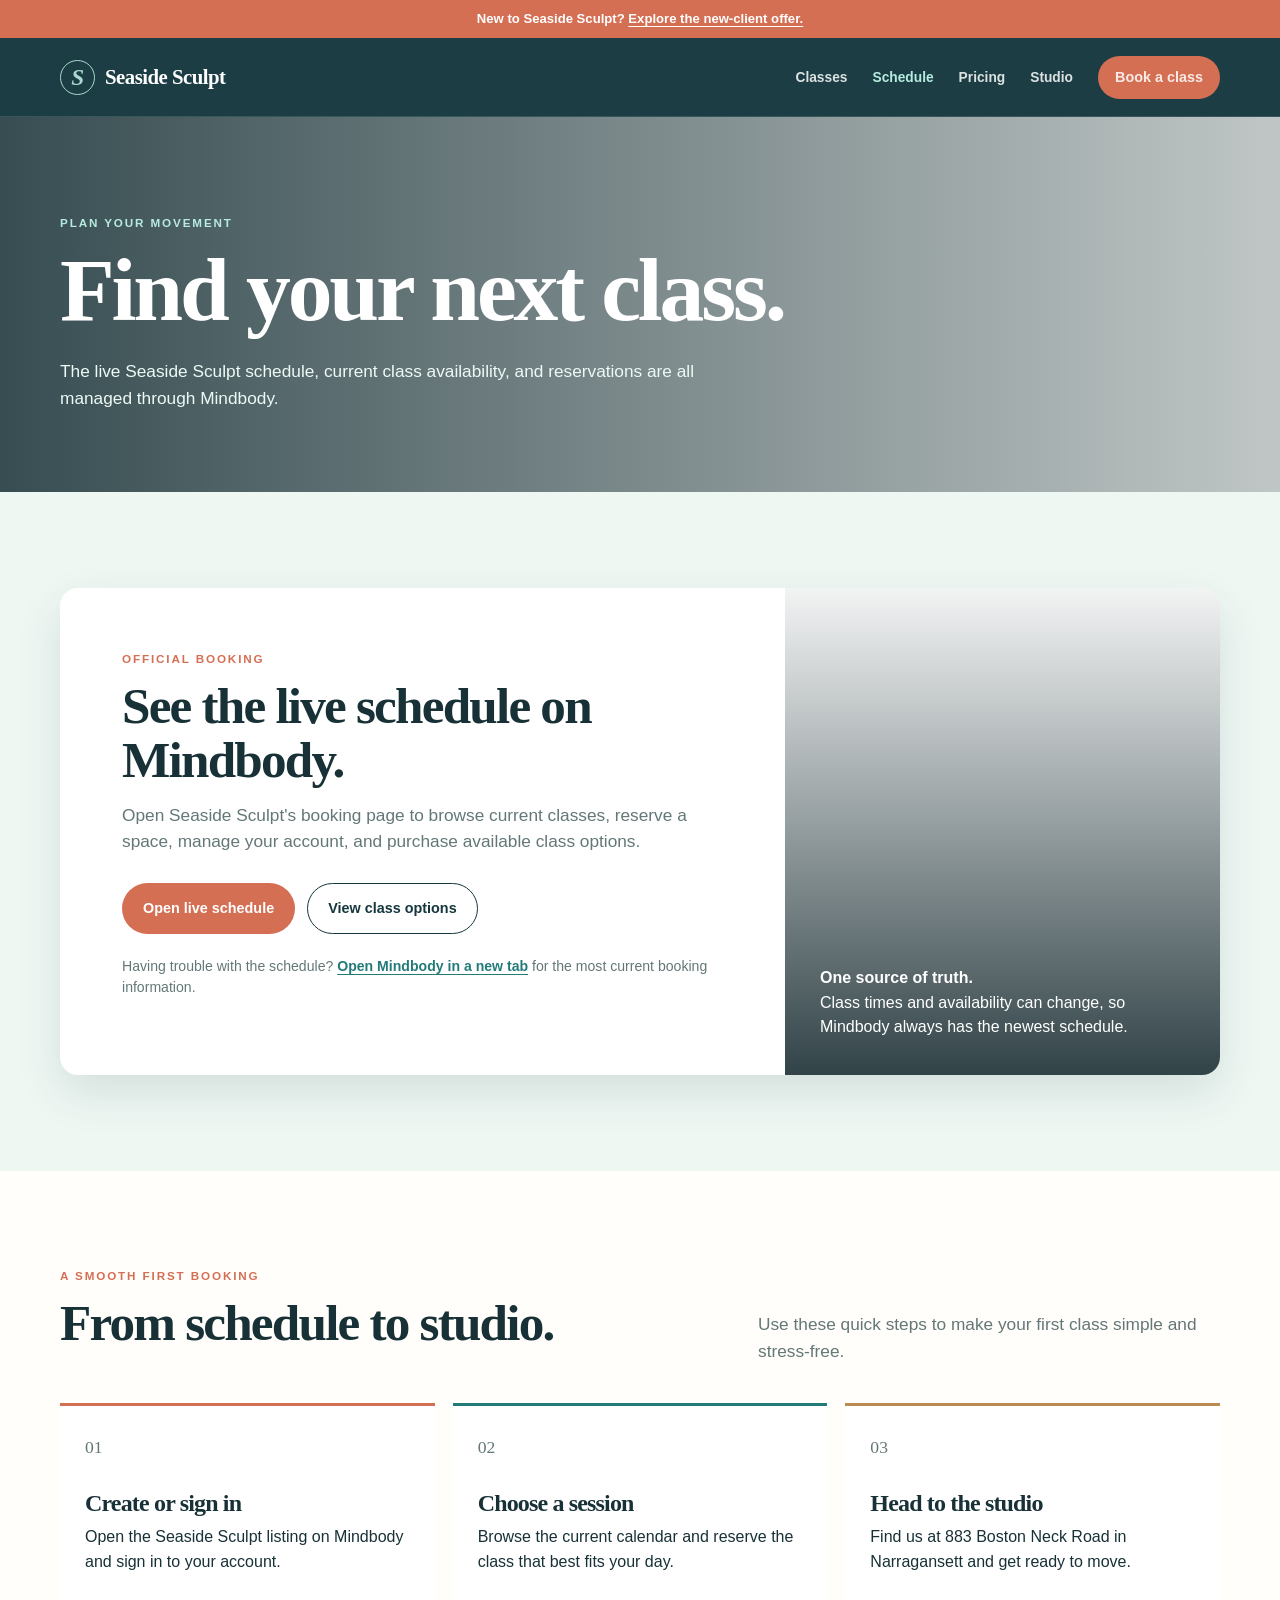
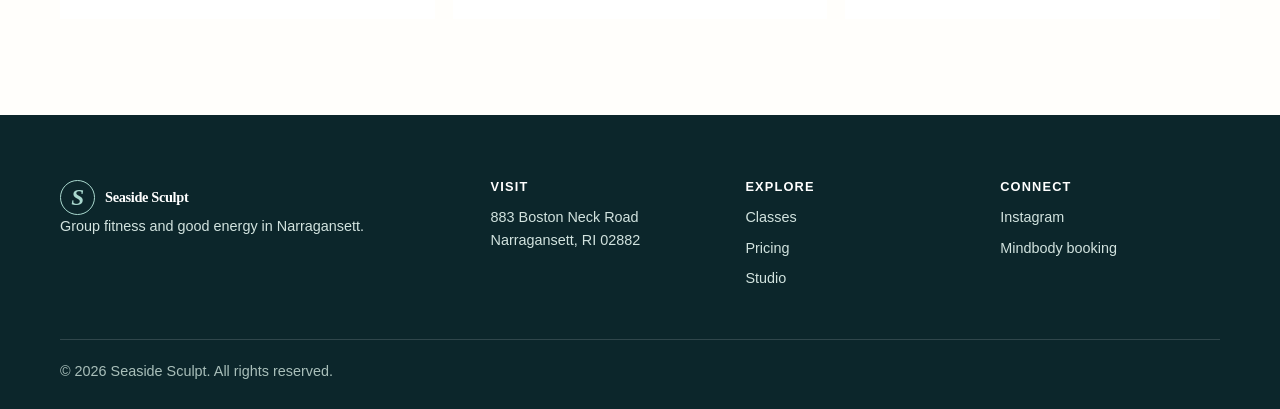
<file: schedule/index.html>
<!doctype html>
<html lang="en">
<head>
  <meta charset="utf-8">
  <meta name="viewport" content="width=device-width, initial-scale=1">
  <meta name="description" content="View and reserve Seaside Sculpt's current group fitness class schedule through Mindbody.">
  <title>Schedule + Booking | Seaside Sculpt</title>
  <link rel="stylesheet" href="../styles.css">
</head>
<body>
  <a class="skip-link" href="#main-content">Skip to content</a>
  <div class="announcement">New to Seaside Sculpt? <a href="../pricing/">Explore the new-client offer.</a></div>
  <header class="site-header">
    <nav class="nav container" aria-label="Primary navigation">
      <a class="brand" href="../" aria-label="Seaside Sculpt home"><span class="brand-mark" aria-hidden="true">S</span>Seaside Sculpt</a>
      <button class="menu-toggle" type="button" aria-label="Open navigation" aria-expanded="false">☰</button>
      <div class="nav-links"><a href="../classes/">Classes</a><a aria-current="page" href="./">Schedule</a><a href="../pricing/">Pricing</a><a href="../visit/">Studio</a><a class="nav-button" href="https://www.mindbodyonline.com/explore/locations/seaside-sculpt" target="_blank" rel="noopener noreferrer">Book a class</a></div>
    </nav>
  </header>
  <main id="main-content">
    <section class="page-hero page-hero--schedule"><div class="container"><p class="eyebrow">Plan your movement</p><h1>Find your next class.</h1><p class="lede">The live Seaside Sculpt schedule, current class availability, and reservations are all managed through Mindbody.</p></div></section>
    <section class="section section-mist"><div class="container booking-shell"><div class="booking-content"><p class="eyebrow">Official booking</p><h2>See the live schedule on Mindbody.</h2><p class="lede">Open Seaside Sculpt's booking page to browse current classes, reserve a space, manage your account, and purchase available class options.</p><div class="button-row"><a class="button" href="https://www.mindbodyonline.com/explore/locations/seaside-sculpt" target="_blank" rel="noopener noreferrer">Open live schedule</a><a class="button secondary" href="../pricing/">View class options</a></div><p class="booking-note">Having trouble with the schedule? <a href="https://www.mindbodyonline.com/explore/locations/seaside-sculpt" target="_blank" rel="noopener noreferrer">Open Mindbody in a new tab</a> for the most current booking information.</p></div><div class="booking-aside"><p><strong>One source of truth.</strong><br>Class times and availability can change, so Mindbody always has the newest schedule.</p></div></div></section>
    <section class="section"><div class="container section-heading"><div><p class="eyebrow">A smooth first booking</p><h2>From schedule to studio.</h2></div><p class="lede">Use these quick steps to make your first class simple and stress-free.</p></div><div class="container visit-grid"><article class="visit-step"><span class="step-number">01</span><h3>Create or sign in</h3><p>Open the Seaside Sculpt listing on Mindbody and sign in to your account.</p></article><article class="visit-step"><span class="step-number">02</span><h3>Choose a session</h3><p>Browse the current calendar and reserve the class that best fits your day.</p></article><article class="visit-step"><span class="step-number">03</span><h3>Head to the studio</h3><p>Find us at 883 Boston Neck Road in Narragansett and get ready to move.</p></article></div></section>
  </main>
  <footer class="site-footer"><div class="container footer-grid"><div><a class="brand" href="../"><span class="brand-mark" aria-hidden="true">S</span>Seaside Sculpt</a><p>Group fitness and good energy in Narragansett.</p></div><div><h3>Visit</h3><p>883 Boston Neck Road<br>Narragansett, RI 02882</p></div><div><h3>Explore</h3><div class="footer-links"><a href="../classes/">Classes</a><a href="../pricing/">Pricing</a><a href="../visit/">Studio</a></div></div><div><h3>Connect</h3><div class="footer-links"><a href="https://www.instagram.com/seasidesculptri/" target="_blank" rel="noopener noreferrer">Instagram</a><a href="https://www.mindbodyonline.com/explore/locations/seaside-sculpt" target="_blank" rel="noopener noreferrer">Mindbody booking</a></div></div></div><div class="container"><p class="copyright">© 2026 Seaside Sculpt. All rights reserved.</p></div></footer>
  <script src="../app.js"></script>
</body>
</html>
</file>
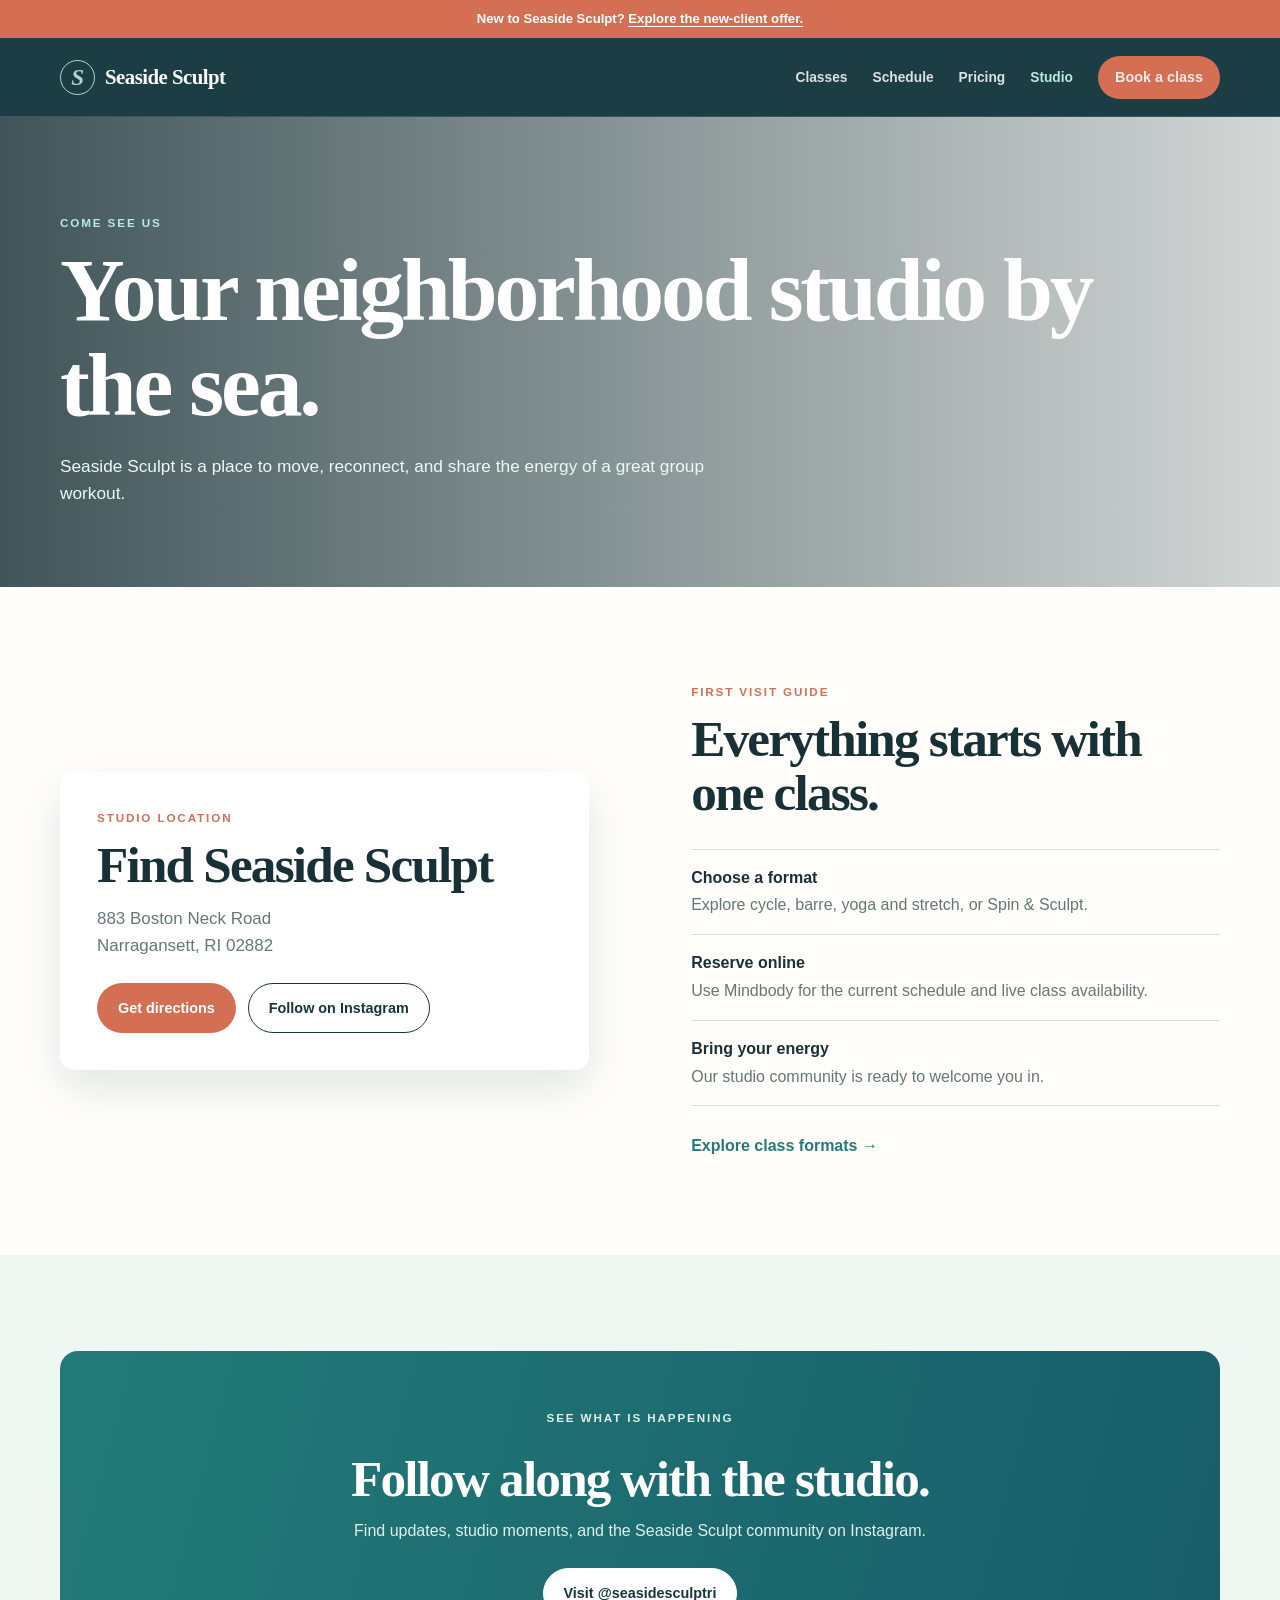
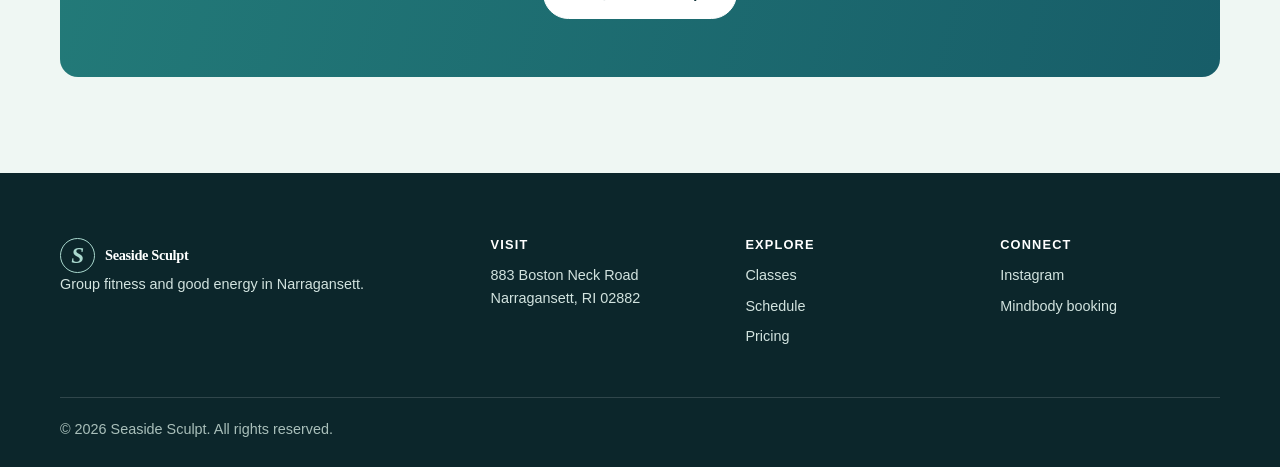
<file: visit/index.html>
<!doctype html>
<html lang="en">
<head>
  <meta charset="utf-8">
  <meta name="viewport" content="width=device-width, initial-scale=1">
  <meta name="description" content="Plan your visit to Seaside Sculpt at 883 Boston Neck Road in Narragansett, Rhode Island.">
  <title>Visit the Studio | Seaside Sculpt</title>
  <link rel="stylesheet" href="../styles.css">
</head>
<body>
  <a class="skip-link" href="#main-content">Skip to content</a>
  <div class="announcement">New to Seaside Sculpt? <a href="../pricing/">Explore the new-client offer.</a></div>
  <header class="site-header">
    <nav class="nav container" aria-label="Primary navigation">
      <a class="brand" href="../" aria-label="Seaside Sculpt home"><span class="brand-mark" aria-hidden="true">S</span>Seaside Sculpt</a>
      <button class="menu-toggle" type="button" aria-label="Open navigation" aria-expanded="false">☰</button>
      <div class="nav-links"><a href="../classes/">Classes</a><a href="../schedule/">Schedule</a><a href="../pricing/">Pricing</a><a aria-current="page" href="./">Studio</a><a class="nav-button" href="https://www.mindbodyonline.com/explore/locations/seaside-sculpt" target="_blank" rel="noopener noreferrer">Book a class</a></div>
    </nav>
  </header>
  <main id="main-content">
    <section class="page-hero page-hero--visit"><div class="container"><p class="eyebrow">Come see us</p><h1>Your neighborhood studio by the sea.</h1><p class="lede">Seaside Sculpt is a place to move, reconnect, and share the energy of a great group workout.</p></div></section>
    <section class="section"><div class="container split"><div class="location-card"><p class="eyebrow">Studio location</p><h2>Find Seaside Sculpt</h2><address>883 Boston Neck Road<br>Narragansett, RI 02882</address><div class="button-row"><a class="button" href="https://www.google.com/maps/search/?api=1&amp;query=883+Boston+Neck+Road,+Narragansett,+RI+02882" target="_blank" rel="noopener noreferrer">Get directions</a><a class="button secondary" href="https://www.instagram.com/seasidesculptri/" target="_blank" rel="noopener noreferrer">Follow on Instagram</a></div></div><div><p class="eyebrow">First visit guide</p><h2>Everything starts with one class.</h2><div class="visit-list"><div><strong>Choose a format</strong><span>Explore cycle, barre, yoga and stretch, or Spin &amp; Sculpt.</span></div><div><strong>Reserve online</strong><span>Use Mindbody for the current schedule and live class availability.</span></div><div><strong>Bring your energy</strong><span>Our studio community is ready to welcome you in.</span></div></div><a class="text-link" href="../classes/">Explore class formats →</a></div></div></section>
    <section class="section section-mist"><div class="container callout"><p class="eyebrow">See what is happening</p><h2>Follow along with the studio.</h2><p>Find updates, studio moments, and the Seaside Sculpt community on Instagram.</p><a class="button light" href="https://www.instagram.com/seasidesculptri/" target="_blank" rel="noopener noreferrer">Visit @seasidesculptri</a></div></section>
  </main>
  <footer class="site-footer"><div class="container footer-grid"><div><a class="brand" href="../"><span class="brand-mark" aria-hidden="true">S</span>Seaside Sculpt</a><p>Group fitness and good energy in Narragansett.</p></div><div><h3>Visit</h3><p>883 Boston Neck Road<br>Narragansett, RI 02882</p></div><div><h3>Explore</h3><div class="footer-links"><a href="../classes/">Classes</a><a href="../schedule/">Schedule</a><a href="../pricing/">Pricing</a></div></div><div><h3>Connect</h3><div class="footer-links"><a href="https://www.instagram.com/seasidesculptri/" target="_blank" rel="noopener noreferrer">Instagram</a><a href="https://www.mindbodyonline.com/explore/locations/seaside-sculpt" target="_blank" rel="noopener noreferrer">Mindbody booking</a></div></div></div><div class="container"><p class="copyright">© 2026 Seaside Sculpt. All rights reserved.</p></div></footer>
  <script src="../app.js"></script>
</body>
</html>
</file>
<file: styles.css>
:root {
  --navy: #14373d;
  --navy-deep: #0c262b;
  --teal: #237b79;
  --seafoam: #dceddf;
  --mist: #eff7f3;
  --cream: #fcf8f0;
  --sand: #ead9bd;
  --sunset: #d56f54;
  --ink: #183137;
  --muted: #647777;
  --line: #d5e0dc;
  --white: #fffefb;
  --shadow: 0 18px 45px rgba(20, 55, 61, .12);
}

* { box-sizing: border-box; }
html { scroll-behavior: smooth; }
body { margin: 0; color: var(--ink); background: var(--white); font-family: Inter, "Segoe UI", Arial, sans-serif; line-height: 1.55; }
body.nav-open { overflow: hidden; }
a { color: inherit; text-decoration: none; }
button, input, select { font: inherit; }
img { display: block; max-width: 100%; }
h1, h2, h3, p { margin-top: 0; }
h1, h2, h3 { font-family: Georgia, "Times New Roman", serif; letter-spacing: -.035em; line-height: 1.06; }
h1 { margin-bottom: 20px; font-size: clamp(3rem, 7vw, 6.4rem); }
h2 { margin-bottom: 14px; font-size: clamp(2.15rem, 4vw, 4rem); }
h3 { margin-bottom: 9px; font-size: 1.5rem; }
.container { width: min(1160px, calc(100% - 48px)); margin: 0 auto; }
.eyebrow { margin-bottom: 11px; color: var(--sunset); font-size: .73rem; font-weight: 800; letter-spacing: .16em; text-transform: uppercase; }
.lede { max-width: 650px; color: var(--muted); font-size: 1.08rem; }
.skip-link { position: absolute; z-index: 99; left: 18px; top: -50px; padding: 10px 15px; background: var(--white); color: var(--navy); font-weight: 800; }
.skip-link:focus { top: 18px; }

.announcement { padding: 9px 18px; background: var(--sunset); color: white; font-size: .82rem; font-weight: 750; text-align: center; }
.announcement a { text-decoration: underline; text-underline-offset: 3px; }
.site-header { position: sticky; z-index: 20; top: 0; border-bottom: 1px solid rgba(255,255,255,.13); background: rgba(20, 55, 61, .97); color: white; }
.nav { display: flex; min-height: 78px; align-items: center; justify-content: space-between; gap: 25px; }
.brand { display: inline-flex; flex-shrink: 0; align-items: center; gap: 10px; font-family: Georgia, "Times New Roman", serif; font-size: 1.3rem; font-weight: 700; letter-spacing: -.025em; }
.brand-mark { display: grid; width: 35px; height: 35px; place-items: center; border: 1.5px solid #a9d8ce; border-radius: 50%; color: #a9d8ce; font-family: Georgia, "Times New Roman", serif; font-size: 1.45rem; font-style: italic; line-height: 1; }
.nav-links { display: flex; align-items: center; gap: 25px; font-size: .86rem; font-weight: 750; }
.nav-links a { color: rgba(255,255,255,.85); }
.nav-links a:hover, .nav-links a[aria-current="page"] { color: #b6ebe0; }
.nav-button, .button { display: inline-flex; align-items: center; justify-content: center; border: 1px solid transparent; border-radius: 999px; padding: 13px 20px; background: var(--sunset); color: white; font-size: .9rem; font-weight: 800; transition: background .2s ease, color .2s ease, transform .2s ease; }
.nav-button { padding: 9px 16px; }
.button:hover, .nav-button:hover { background: #bc5942; color: white; transform: translateY(-1px); }
.button.secondary { border-color: var(--navy); background: transparent; color: var(--navy); }
.button.secondary:hover { border-color: var(--teal); background: var(--teal); color: white; }
.button.light { border-color: white; background: white; color: var(--navy); }
.button.light:hover { background: #d9eee8; }
.menu-toggle { display: none; border: 0; padding: 8px; background: transparent; color: white; cursor: pointer; font-size: 1.45rem; }

.hero { position: relative; display: grid; min-height: min(720px, calc(100vh - 115px)); align-items: end; overflow: hidden; padding: 105px 0 88px; color: white; background: linear-gradient(90deg, rgba(10, 34, 39, .87) 0%, rgba(10, 34, 39, .52) 50%, rgba(10, 34, 39, .1) 100%), url("https://images.unsplash.com/photo-1518611012118-696072aa579a?auto=format&fit=crop&w=2200&q=85") center/cover; }
.hero-copy { position: relative; max-width: 720px; }
.hero .eyebrow { color: #b6ebe0; }
.hero-copy > p:not(.eyebrow) { max-width: 600px; font-size: 1.14rem; }
.hero-actions, .button-row { display: flex; flex-wrap: wrap; gap: 12px; margin-top: 28px; }
.hero-aside { position: absolute; right: max(24px, calc((100vw - 1160px) / 2)); bottom: 42px; max-width: 220px; padding: 17px 19px; border-left: 2px solid #b6ebe0; color: rgba(255,255,255,.92); font-size: .85rem; }

.section { padding: 96px 0; }
.section-tight { padding: 68px 0; }
.section-sand { background: var(--cream); }
.section-mist { background: var(--mist); }
.section-dark { background: var(--navy); color: white; }
.section-dark .eyebrow { color: #b6ebe0; }
.section-dark .lede { color: #d6e8e4; }
.section-heading { display: grid; grid-template-columns: minmax(0, 1fr) minmax(250px, .7fr); gap: 38px; align-items: end; margin-bottom: 38px; }
.section-heading .lede { margin: 0; }
.split { display: grid; grid-template-columns: 1fr 1fr; gap: clamp(35px, 8vw, 110px); align-items: center; }
.image-panel { min-height: 480px; border-radius: 180px 180px 18px 18px; background: url("https://images.unsplash.com/photo-1571019613454-1cb2f99b2d8b?auto=format&fit=crop&w=1000&q=85") center/cover; box-shadow: var(--shadow); }
.image-panel.studio { background-image: url("https://images.unsplash.com/photo-1534438327276-14e5300c3a48?auto=format&fit=crop&w=1000&q=85"); }
.text-link { color: var(--teal); font-weight: 800; }
.text-link:hover { color: var(--sunset); }

.class-grid { display: grid; grid-template-columns: repeat(4, 1fr); gap: 16px; }
.class-card { position: relative; min-height: 310px; padding: 27px; overflow: hidden; border-radius: 14px; color: white; background: var(--navy); }
.class-card::before { position: absolute; inset: 0; background: linear-gradient(0deg, rgba(8,29,34,.91), rgba(8,29,34,.15)); content: ""; }
.class-card > * { position: relative; }
.class-card:nth-child(1) { background: center/cover url("https://images.unsplash.com/photo-1538805060514-97d9cc17730c?auto=format&fit=crop&w=800&q=85"); }
.class-card:nth-child(2) { background: center/cover url("https://images.unsplash.com/photo-1518611012118-696072aa579a?auto=format&fit=crop&w=800&q=85"); }
.class-card:nth-child(3) { background: center/cover url("https://images.unsplash.com/photo-1506126613408-eca07ce68773?auto=format&fit=crop&w=800&q=85"); }
.class-card:nth-child(4) { background: center/cover url("https://images.unsplash.com/photo-1599443015574-be5fe8a05783?auto=format&fit=crop&w=800&q=85"); }
.class-card .eyebrow { color: #c1eade; }
.class-card h3 { font-size: 1.7rem; }
.class-card p:last-child { margin-bottom: 0; color: rgba(255,255,255,.9); font-size: .91rem; }

.visit-grid { display: grid; grid-template-columns: repeat(3, 1fr); gap: 18px; }
.visit-step { padding: 28px 25px; border-top: 3px solid var(--sunset); background: white; }
.visit-step:nth-child(2) { border-color: var(--teal); }
.visit-step:nth-child(3) { border-color: #ba8c51; }
.step-number { display: block; margin-bottom: 30px; color: var(--muted); font-family: Georgia, serif; font-size: 1.1rem; }
.callout { padding: 58px clamp(25px, 6vw, 78px); border-radius: 18px; background: linear-gradient(105deg, var(--teal), #175d68); color: white; text-align: center; }
.callout h2 { margin-bottom: 12px; }
.callout p { max-width: 590px; margin: 0 auto 25px; color: #e0f0eb; }
.instagram-section { padding: 64px 0 72px; background: var(--cream); }
.instagram-header { display: flex; width: min(100%, 72rem); align-items: end; justify-content: space-between; gap: 30px; margin: 0 auto 20px; }
.instagram-header .lede { margin-bottom: 0; }
.instagram-header .button { flex-shrink: 0; }
.instagram-preview { container-type: inline-size; width: min(100%, 72rem); margin: 0 auto; overflow: hidden; border: 1px solid var(--line); border-radius: 16px; background: white; box-shadow: var(--shadow); }
.instagram-preview iframe { display: block; width: 100%; height: 33rem; height: calc(9.25rem + 33.333cqi); border: 0; background: white; }
.instagram-note { margin: 15px 0 0; color: var(--muted); font-size: .84rem; text-align: center; }
.instagram-note a { color: var(--teal); font-weight: 800; text-decoration: underline; text-underline-offset: 3px; }

.page-hero { padding: 97px 0 80px; background: linear-gradient(120deg, var(--mist), var(--cream)); }
.page-hero .lede { margin-bottom: 0; }
.page-hero--classes { background: linear-gradient(90deg, rgba(11,38,44,.8), rgba(11,38,44,.2)), url("https://images.unsplash.com/photo-1538805060514-97d9cc17730c?auto=format&fit=crop&w=1800&q=85") center/cover; color: white; }
.page-hero--classes .eyebrow { color: #b6ebe0; }
.page-hero--classes .lede { color: #edf9f5; }
.page-hero--schedule { background: linear-gradient(90deg, rgba(11,38,44,.82), rgba(11,38,44,.26)), url("https://images.unsplash.com/photo-1540497077202-7c8a3999166f?auto=format&fit=crop&w=1800&q=85") center/cover; color: white; }
.page-hero--schedule .eyebrow { color: #b6ebe0; }
.page-hero--schedule .lede { color: #edf9f5; }
.page-hero--pricing { background: linear-gradient(120deg, var(--cream), #f1e7d4); }
.page-hero--visit { background: linear-gradient(90deg, rgba(11,38,44,.78), rgba(11,38,44,.18)), url("https://images.unsplash.com/photo-1561214115-f2f134cc4912?auto=format&fit=crop&w=1800&q=85") center/cover; color: white; }
.page-hero--visit .eyebrow { color: #b6ebe0; }
.page-hero--visit .lede { color: #edf9f5; }

.feature-list { display: grid; grid-template-columns: repeat(2, 1fr); gap: 17px; }
.feature-card { padding: 32px; border: 1px solid var(--line); border-radius: 12px; background: white; }
.feature-card .icon { display: inline-grid; width: 38px; height: 38px; place-items: center; margin-bottom: 17px; border-radius: 50%; background: var(--seafoam); color: var(--navy); font-weight: 800; }
.feature-card p { margin-bottom: 0; color: var(--muted); }

.booking-shell { display: grid; grid-template-columns: minmax(0, 1.25fr) minmax(280px, .75fr); overflow: hidden; border-radius: 18px; background: white; box-shadow: var(--shadow); }
.booking-content { padding: clamp(32px, 5vw, 62px); }
.booking-content h2 { font-size: clamp(2rem, 4vw, 3.2rem); }
.booking-aside { display: grid; align-content: end; min-height: 400px; padding: 35px; color: white; background: linear-gradient(0deg, rgba(8,29,34,.83), rgba(8,29,34,.05)), url("https://images.unsplash.com/photo-1574680178050-55c6a6a96e0a?auto=format&fit=crop&w=850&q=85") center/cover; }
.booking-aside p { margin-bottom: 0; }
.booking-note { margin-top: 22px; color: var(--muted); font-size: .88rem; }
.booking-note a { color: var(--teal); font-weight: 800; text-decoration: underline; text-underline-offset: 3px; }

.offer-grid { display: grid; grid-template-columns: repeat(3, 1fr); gap: 18px; }
.offer-card { display: flex; min-height: 285px; flex-direction: column; padding: 30px; border: 1px solid var(--line); border-radius: 14px; background: white; }
.offer-card.featured { border: 2px solid var(--teal); box-shadow: var(--shadow); }
.offer-label { display: inline-block; margin-bottom: 25px; color: var(--teal); font-size: .74rem; font-weight: 800; letter-spacing: .11em; text-transform: uppercase; }
.offer-card h2 { font-size: 2.2rem; }
.offer-card p { color: var(--muted); }
.offer-card .button { align-self: flex-start; margin-top: auto; }
.fine-print { margin-top: 32px; color: var(--muted); font-size: .86rem; }

.location-card { padding: 37px; border-radius: 14px; background: white; box-shadow: var(--shadow); }
.location-card address { margin-bottom: 24px; color: var(--muted); font-style: normal; font-size: 1.06rem; }
.location-card .button-row { margin-top: 0; }
.visit-list { display: grid; gap: 0; margin: 28px 0; border-top: 1px solid var(--line); }
.visit-list div { padding: 16px 0; border-bottom: 1px solid var(--line); }
.visit-list strong { display: block; margin-bottom: 3px; }
.visit-list span { color: var(--muted); }

.site-footer { padding: 65px 0 26px; background: var(--navy-deep); color: #d2e3df; }
.footer-grid { display: grid; grid-template-columns: 1.8fr 1fr 1fr 1fr; gap: 35px; }
.site-footer .brand { color: white; }
.site-footer h3 { margin-bottom: 13px; color: white; font-family: Inter, "Segoe UI", Arial, sans-serif; font-size: .8rem; letter-spacing: .09em; text-transform: uppercase; }
.site-footer p, .site-footer a { font-size: .9rem; }
.site-footer a:hover { color: #b6ebe0; }
.footer-links { display: grid; gap: 8px; }
.copyright { margin: 50px 0 0; padding-top: 20px; border-top: 1px solid rgba(255,255,255,.15); color: #a9bfba; font-size: .76rem; }

/* Staff prototype pages */
.staff-shell { min-height: 100vh; background: #f4f7f6; }
.staff-header { display: flex; min-height: 70px; align-items: center; justify-content: space-between; gap: 16px; padding: 0 30px; background: var(--navy); color: white; }
.staff-header small { color: #b9ede4; }
.staff-main { width: min(1200px, calc(100% - 40px)); margin: 42px auto; }
.staff-main h1 { font-size: 2.7rem; }
.metrics { display: grid; grid-template-columns: repeat(4, 1fr); gap: 18px; margin: 28px 0; }
.metric { padding: 22px; border-radius: 12px; background: white; box-shadow: 0 4px 15px rgba(21,59,64,.06); }
.metric p { margin: 0; color: var(--muted); font-size: .85rem; }
.metric strong { display: block; margin-top: 6px; font-family: Georgia, serif; font-size: 2rem; }
.panel { margin-top: 22px; padding: 26px; border-radius: 12px; background: white; box-shadow: 0 4px 15px rgba(21,59,64,.06); }
.panel-header { display: flex; align-items: center; justify-content: space-between; gap: 15px; margin-bottom: 16px; }
.panel h2 { margin: 0; font-size: 1.7rem; }
.status { display: inline-block; padding: 4px 8px; border-radius: 999px; background: #e4f4ef; color: #18705a; font-size: .74rem; font-weight: 800; }
.status.pending { background: #fff2d9; color: #965c00; }
.staff-table { width: 100%; border-collapse: collapse; }
.staff-table th, .staff-table td { padding: 15px 10px; border-bottom: 1px solid var(--line); text-align: left; }
.staff-table th { color: var(--muted); font-size: .73rem; letter-spacing: .08em; text-transform: uppercase; }
.staff-table td:last-child { text-align: right; }
.staff-button { border: 1px solid var(--line); border-radius: 6px; padding: 8px 11px; color: var(--ink); background: white; font-size: .84rem; font-weight: 700; cursor: pointer; }
.staff-button:hover { background: var(--mist); }
.form-grid { display: grid; grid-template-columns: repeat(2, 1fr); gap: 15px; }
.form-grid label { display: grid; gap: 6px; color: var(--muted); font-size: .84rem; font-weight: 700; }
.form-grid input, .form-grid select { width: 100%; padding: 11px; border: 1px solid var(--line); border-radius: 6px; color: var(--ink); background: white; }
.staff-note { margin-top: 15px; color: var(--muted); font-size: .83rem; }
.toast { position: fixed; right: 24px; bottom: 24px; display: none; padding: 13px 18px; border-radius: 8px; background: var(--navy); color: white; box-shadow: var(--shadow); }
.toast.visible { display: block; }

@media (max-width: 900px) {
  .class-grid { grid-template-columns: repeat(2, 1fr); }
  .footer-grid { grid-template-columns: 1.5fr 1fr 1fr; }
  .footer-grid > :first-child { grid-column: span 3; }
}

@media (max-width: 720px) {
  .container { width: min(100% - 34px, 1160px); }
  .announcement { font-size: .74rem; }
  .nav { min-height: 68px; }
  .brand { font-size: 1.16rem; }
  .menu-toggle { display: block; }
  .nav-links { position: absolute; top: 68px; right: 0; left: 0; display: none; flex-direction: column; align-items: stretch; gap: 0; padding: 10px 18px 21px; border-top: 1px solid rgba(255,255,255,.13); background: var(--navy); }
  .nav-links.open { display: flex; }
  .nav-links a { padding: 13px 5px; }
  .nav-links .nav-button { margin-top: 9px; padding: 12px 16px; text-align: center; }
  .hero { min-height: 610px; padding: 80px 0 62px; background-position: 59% center; }
  .hero-aside { display: none; }
  .section { padding: 68px 0; }
  .section-heading, .split, .booking-shell { grid-template-columns: 1fr; }
  .section-heading { gap: 5px; margin-bottom: 30px; }
  .instagram-header { align-items: start; flex-direction: column; gap: 18px; }
  .image-panel { min-height: 340px; order: -1; border-radius: 120px 120px 14px 14px; }
  .class-grid, .offer-grid, .visit-grid, .feature-list, .metrics, .form-grid { grid-template-columns: 1fr; }
  .booking-aside { min-height: 245px; }
  .footer-grid { grid-template-columns: 1fr 1fr; }
  .footer-grid > :first-child { grid-column: span 2; }
  .staff-header { padding: 15px 20px; }
  .staff-main { margin: 25px auto; }
  .staff-table { display: block; overflow-x: auto; }
}
</file>
